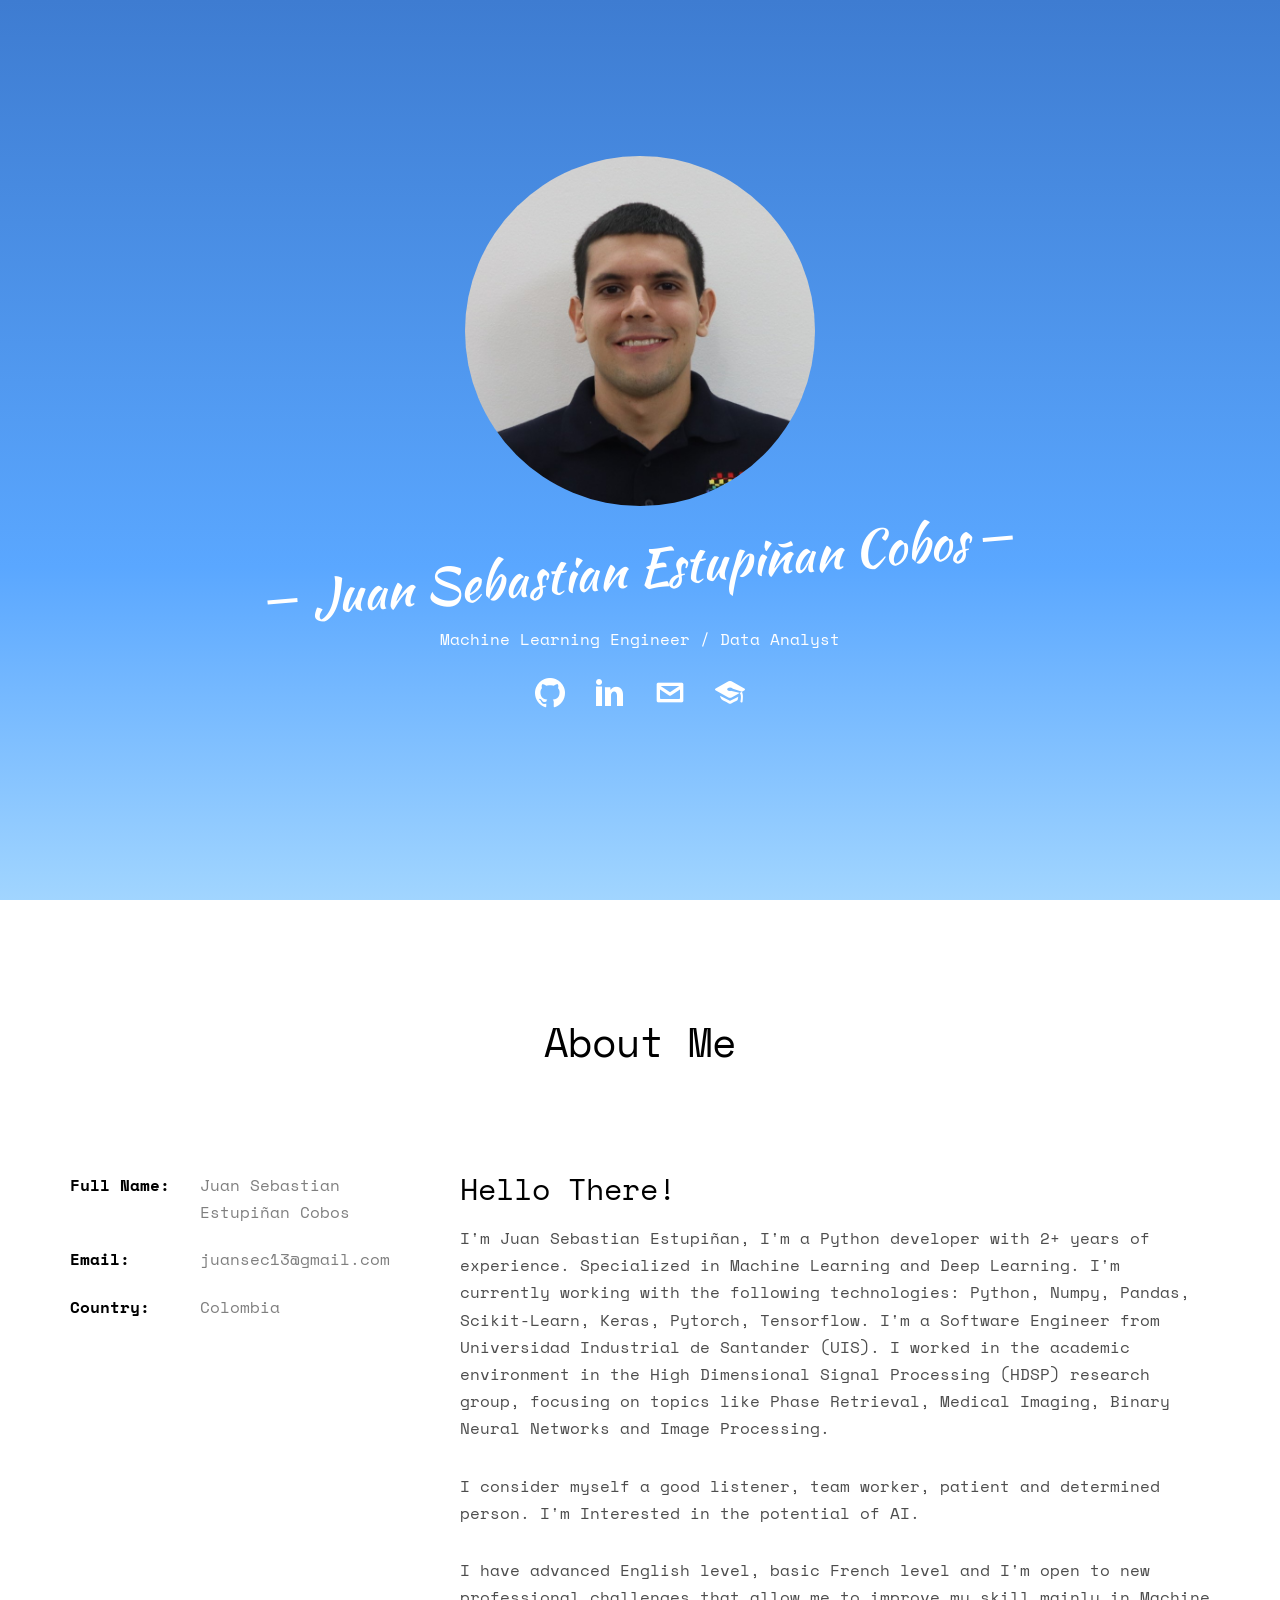
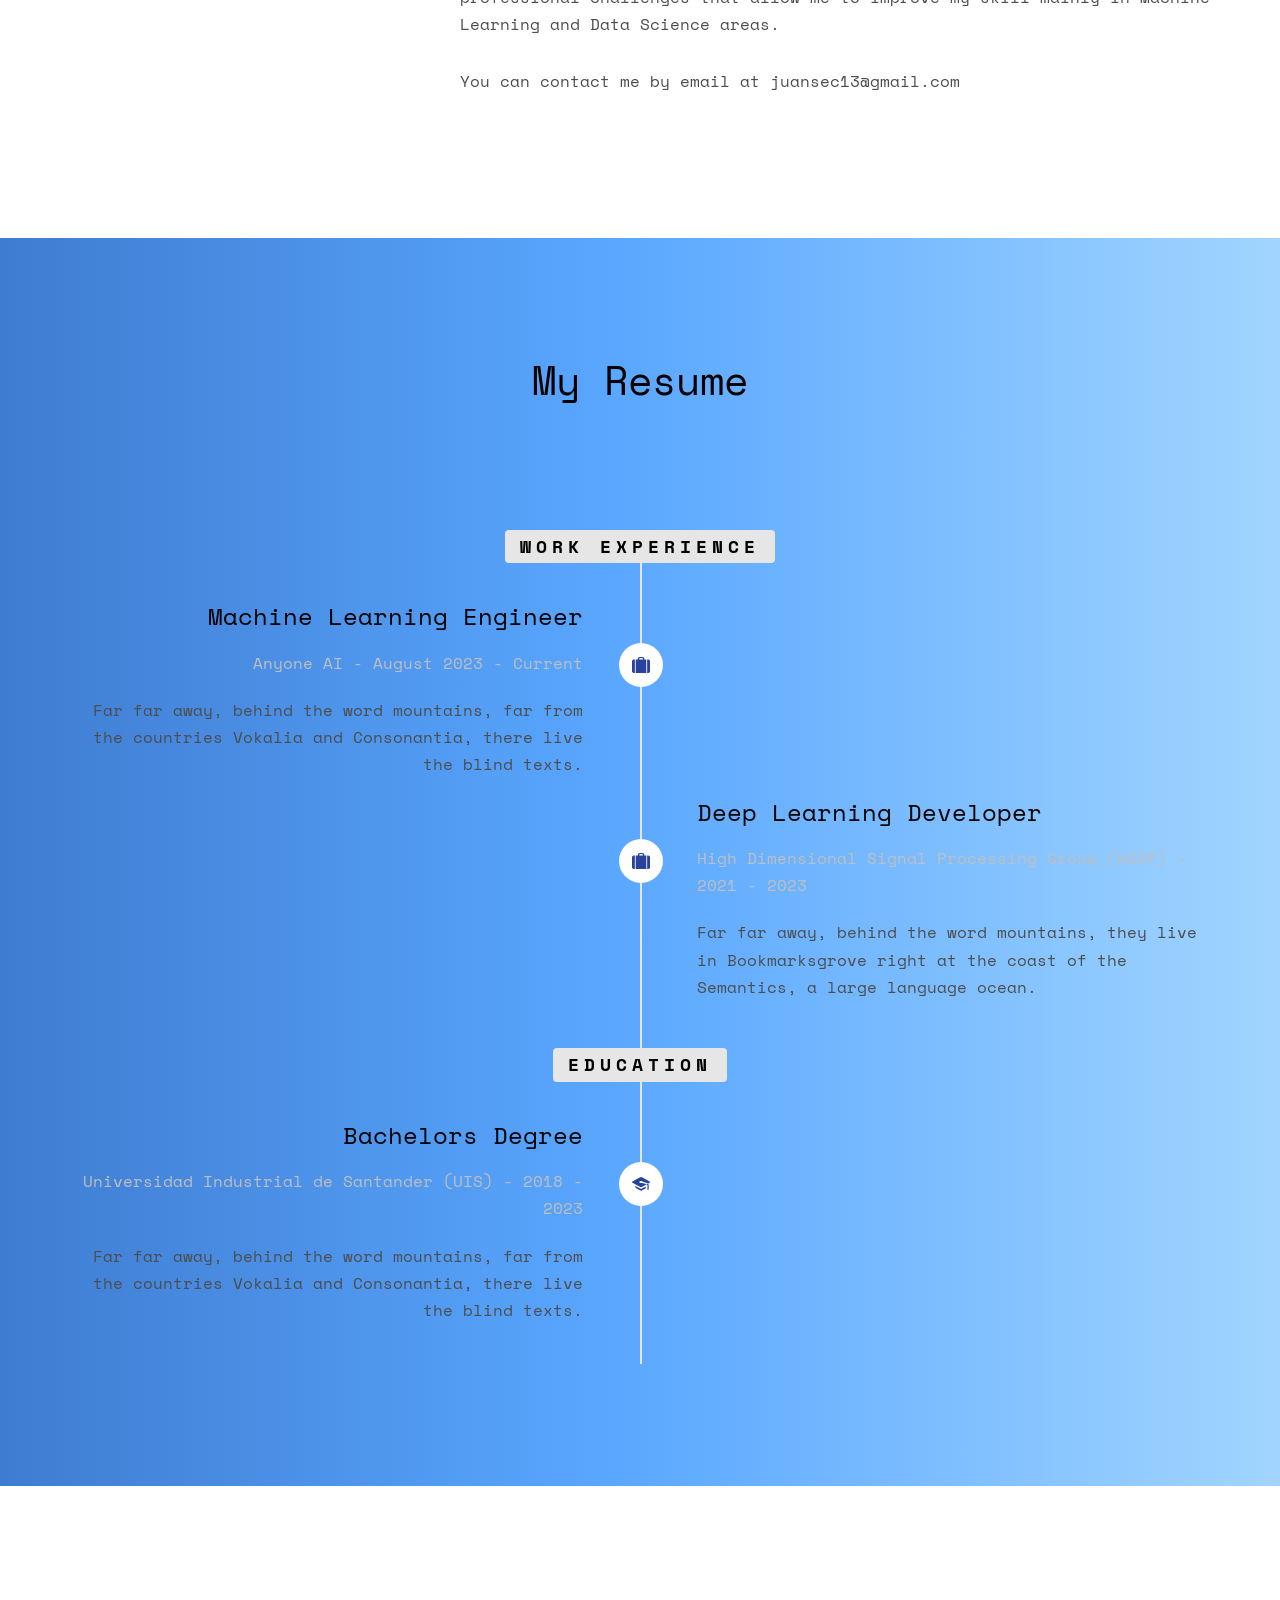
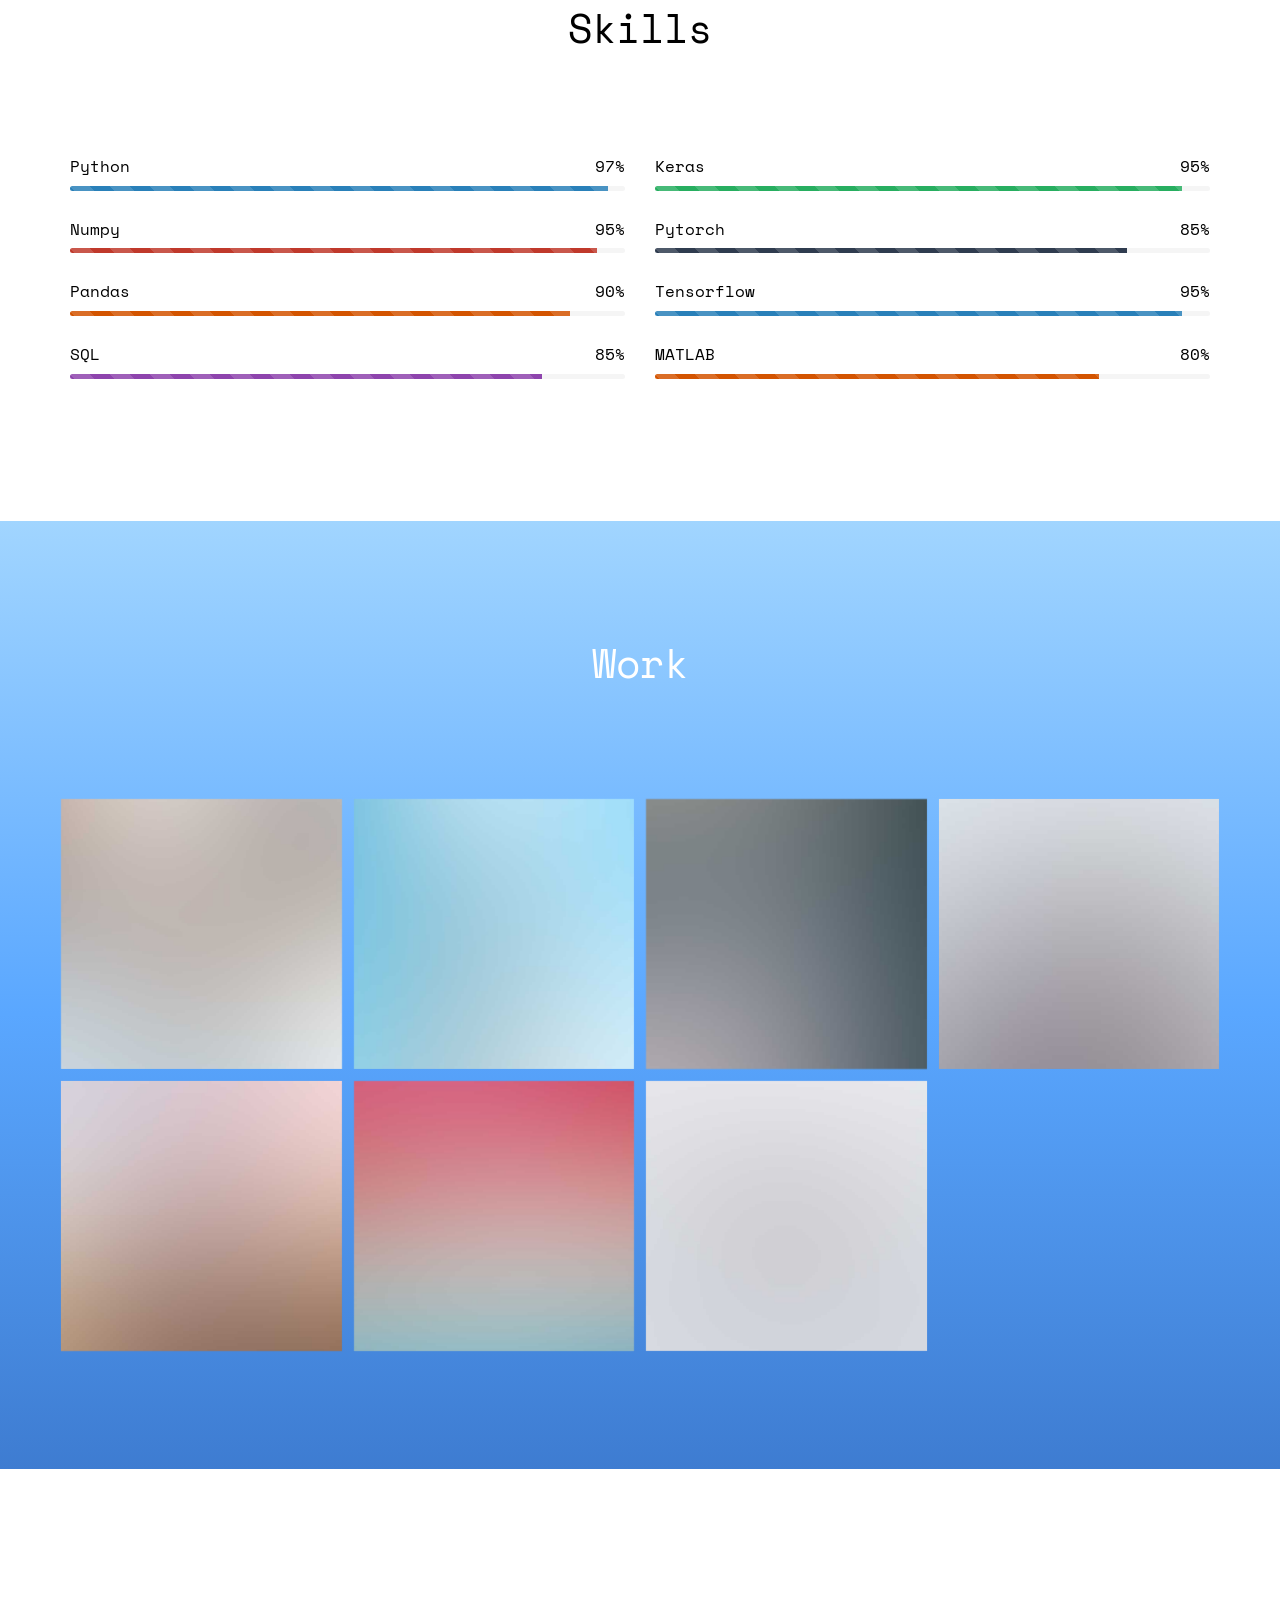
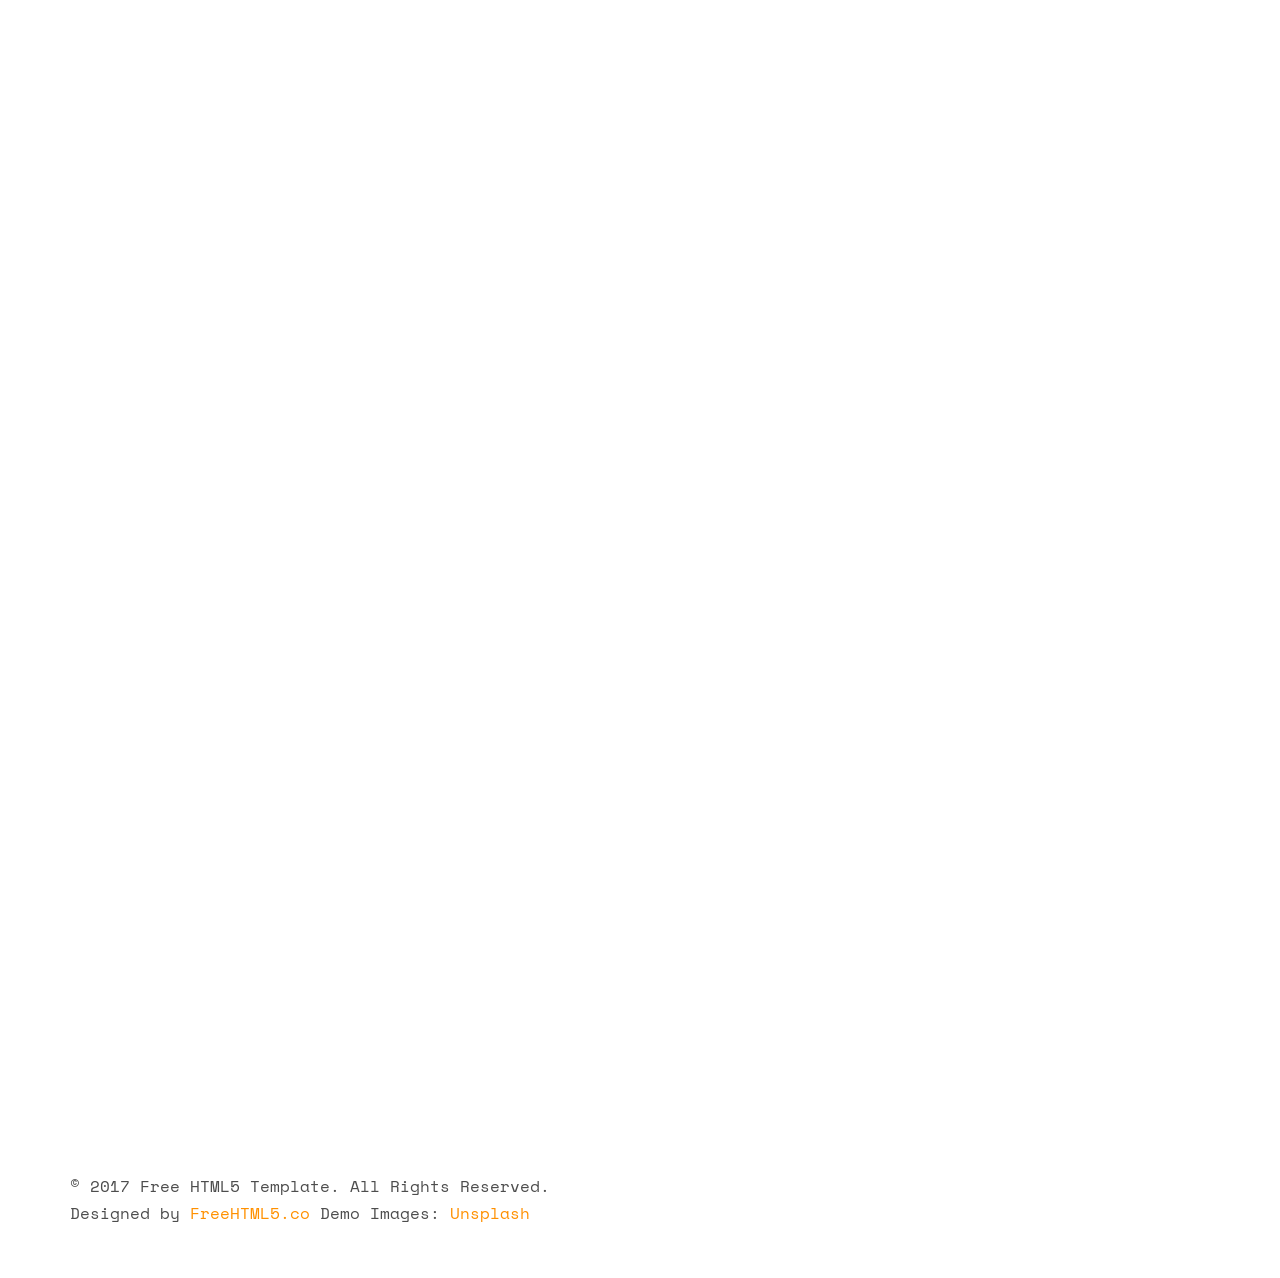
<file: profile/index.html>
<!DOCTYPE HTML>
<html>

<head>
	<meta charset="utf-8">
	<meta http-equiv="X-UA-Compatible" content="IE=edge">
	<title>Juan's Personal Website</title>
	<link rel="icon" type="image/x-icon" href="images/favicon.png">
	<meta name="viewport" content="width=device-width, initial-scale=1">
	<meta name="description" content="Free HTML5 Website Template by freehtml5.co" />
	<meta name="keywords"
		content="free website templates, free html5, free template, free bootstrap, free website template, html5, css3, mobile first, responsive" />
	<meta name="author" content="freehtml5.co" />

	<!-- Facebook and Twitter integration -->
	<meta property="og:title" content="" />
	<meta property="og:image" content="" />
	<meta property="og:url" content="" />
	<meta property="og:site_name" content="" />
	<meta property="og:description" content="" />
	<meta name="twitter:title" content="" />
	<meta name="twitter:image" content="" />
	<meta name="twitter:url" content="" />
	<meta name="twitter:card" content="" />

	<link href="https://fonts.googleapis.com/css?family=Space+Mono" rel="stylesheet">
	<link href="https://fonts.googleapis.com/css?family=Kaushan+Script" rel="stylesheet">

	<!-- Animate.css -->
	<link rel="stylesheet" href="css/animate.css">
	<!-- Icomoon Icon Fonts-->
	<link rel="stylesheet" href="css/icomoon.css">
	<!-- Bootstrap  -->
	<link rel="stylesheet" href="css/bootstrap.css">

	<!-- Theme style  -->
	<link rel="stylesheet" href="css/style.css">

	<!-- Modernizr JS -->
	<script src="js/modernizr-2.6.2.min.js"></script>
	<!-- FOR IE9 below -->
	<!--[if lt IE 9]>
	<script src="js/respond.min.js"></script>
	<![endif]-->

</head>

<body>

	<div class="fh5co-loader"></div>

	<div id="page">
		<header id="fh5co-header" class="fh5co-cover js-fullheight" role="banner"
			style="background-image:url(images/cover_bg_3.jpg);" data-stellar-background-ratio="0.5">
			<div class="overlay"></div>
			<div class="container">
				<div class="row">
					<div class="col-md-8 col-md-offset-2 text-center">
						<div class="display-t js-fullheight">
							<div class="display-tc js-fullheight animate-box" data-animate-effect="fadeIn">
								<div class="profile-thumb" style="background: url(images/user.JPG);"></div>
								<h1><span>Juan Sebastian Estupiñan Cobos</span></h1>
								<h3><span>Machine Learning Engineer / Data Analyst</span></h3>
								<p>
								<ul class="fh5co-social-icons">
									<li><a href="https://github.com/JSebastianEC"><i class="icon-github2"></i></a></li>
									<li><a href="https://www.linkedin.com/in/juansecai"><i
												class="icon-linkedin2"></i></a></li>
									<li><a href="mailto:juansec13@gmail.com"><i class="icon-envelope2"></i></a></li>
									<li><a href="https://scholar.google.com/citations?user=-RA4GEYAAAAJ&hl=es"><i
												class="icon-graduation-cap"></i></a>
									</li>
								</ul>
								</p>
							</div>
						</div>
					</div>
				</div>
			</div>
		</header>

		<div id="fh5co-about" class="animate-box">
			<div class="container">
				<div class="row">
					<div class="col-md-8 col-md-offset-2 text-center fh5co-heading">
						<h2>About Me</h2>
					</div>
				</div>
				<div class="row">
					<div class="col-md-4">
						<ul class="info">
							<li><span class="first-block">Full Name:</span><span class="second-block">Juan Sebastian
									Estupiñan Cobos</span></li>
							<li><span class="first-block">Email:</span><span
									class="second-block">juansec13@gmail.com</span></li>
							<li><span class="first-block">Country:</span><span class="second-block">Colombia</span></li>
						</ul>
					</div>
					<div class="col-md-8">
						<h2>Hello There!</h2>
						<p>I'm Juan Sebastian Estupiñan, I'm a Python developer with 2+ years of experience.
							Specialized in Machine Learning and Deep Learning. I'm currently working with the following
							technologies: Python, Numpy, Pandas, Scikit-Learn, Keras, Pytorch, Tensorflow. I'm a
							Software Engineer from Universidad Industrial de Santander (UIS). I worked in the academic
							environment in the High Dimensional Signal Processing (HDSP) research group, focusing on
							topics like Phase Retrieval, Medical Imaging, Binary Neural Networks and Image Processing.
						<p></p>

						<p>I consider myself a good listener, team worker, patient and determined person. I'm
							Interested in the potential of AI.</p>

						<p>I have advanced English level, basic French level and I'm open to new professional
							challenges that allow me to improve my skill mainly in Machine Learning and Data Science
							areas.</p>

						<p>You can contact me by email at juansec13@gmail.com</p>
					</div>
				</div>
			</div>
		</div>

		<div id="fh5co-resume" class="fh5co-bg-color">
			<div class="container">
				<div class="row animate-box">
					<div class="col-md-8 col-md-offset-2 text-center fh5co-heading">
						<h2>My Resume</h2>
					</div>
				</div>
				<div class="row">
					<div class="col-md-12 col-md-offset-0">
						<ul class="timeline">
							<li class="timeline-heading text-center animate-box">
								<div>
									<h3>Work Experience</h3>
								</div>
							</li>
							<li class="animate-box timeline-unverted">
								<div class="timeline-badge"><i class="icon-suitcase"></i></div>
								<div class="timeline-panel">
									<div class="timeline-heading">
										<h3 class="timeline-title">Machine Learning Engineer</h3>
										<span class="company">Anyone AI - August 2023 - Current</span>
									</div>
									<div class="timeline-body">
										<p>Far far away, behind the word mountains, far from the countries Vokalia and
											Consonantia, there live the blind texts.</p>
									</div>
								</div>
							</li>
							<li class="timeline-inverted animate-box">
								<div class="timeline-badge"><i class="icon-suitcase"></i></div>
								<div class="timeline-panel">
									<div class="timeline-heading">
										<h3 class="timeline-title">Deep Learning Developer</h3>
										<span class="company">High Dimensional Signal Processing Group (HDSP) - 2021 -
											2023</span>
									</div>
									<div class="timeline-body">
										<p>Far far away, behind the word mountains, they live in Bookmarksgrove right at
											the coast of the Semantics, a large language ocean.</p>
									</div>
								</div>
							</li>

							<br>
							<li class="timeline-heading text-center animate-box">
								<div>
									<h3>Education</h3>
								</div>
							</li>
							<li class="animate-box timeline-unverted">
								<div class="timeline-badge"><i class="icon-graduation-cap"></i></div>
								<div class="timeline-panel">
									<div class="timeline-heading">
										<h3 class="timeline-title">Bachelors Degree</h3>
										<span class="company">Universidad Industrial de Santander (UIS) - 2018 -
											2023</span>
									</div>
									<div class="timeline-body">
										<p>Far far away, behind the word mountains, far from the countries Vokalia and
											Consonantia, there live the blind texts.</p>
									</div>
								</div>
							</li>
						</ul>
					</div>
				</div>
			</div>
		</div>


		<div id="fh5co-skills" class="animate-box">
			<div class="container">
				<div class="row">
					<div class="col-md-8 col-md-offset-2 text-center fh5co-heading">
						<h2>Skills</h2>
					</div>
				</div>
				<div class="row">
					<div class="col-md-6">
						<div class="progress-wrap">
							<h3><span class="name-left">Python</span><span class="value-right">97%</span></h3>
							<div class="progress">
								<div class="progress-bar progress-bar-1 progress-bar-striped active" role="progressbar"
									aria-valuenow="97" aria-valuemin="0" aria-valuemax="100" style="width:97%">
								</div>
							</div>
						</div>
						<div class="progress-wrap">
							<h3><span class="name-left">Numpy</span><span class="value-right">95%</span></h3>
							<div class="progress">
								<div class="progress-bar progress-bar-2 progress-bar-striped active" role="progressbar"
									aria-valuenow="95" aria-valuemin="0" aria-valuemax="100" style="width:95%">
								</div>
							</div>
						</div>
						<div class="progress-wrap">
							<h3><span class="name-left">Pandas</span><span class="value-right">90%</span></h3>
							<div class="progress">
								<div class="progress-bar progress-bar-3 progress-bar-striped active" role="progressbar"
									aria-valuenow="90" aria-valuemin="0" aria-valuemax="100" style="width:90%">
								</div>
							</div>
						</div>
						<div class="progress-wrap">
							<h3><span class="name-left">SQL</span><span class="value-right">85%</span></h3>
							<div class="progress">
								<div class="progress-bar progress-bar-4 progress-bar-striped active" role="progressbar"
									aria-valuenow="85" aria-valuemin="0" aria-valuemax="100" style="width:85%">
								</div>
							</div>
						</div>
					</div>
					<div class="col-md-6">
						<div class="progress-wrap">
							<h3><span class="name-left">Keras</span><span class="value-right">95%</span></h3>
							<div class="progress">
								<div class="progress-bar progress-bar-5 progress-bar-striped active" role="progressbar"
									aria-valuenow="95" aria-valuemin="0" aria-valuemax="100" style="width:95%">
								</div>
							</div>
						</div>
						<div class="progress-wrap">
							<h3><span class="name-left">Pytorch</span><span class="value-right">85%</span></h3>
							<div class="progress">
								<div class="progress-bar progress-bar-striped active" role="progressbar"
									aria-valuenow="85" aria-valuemin="0" aria-valuemax="100" style="width:85%">
								</div>
							</div>
						</div>
						<div class="progress-wrap">
							<h3><span class="name-left">Tensorflow</span><span class="value-right">95%</span></h3>
							<div class="progress">
								<div class="progress-bar progress-bar-1 progress-bar-striped active" role="progressbar"
									aria-valuenow="95" aria-valuemin="0" aria-valuemax="100" style="width:95%">
								</div>
							</div>
						</div>
						<div class="progress-wrap">
							<h3><span class="name-left">MATLAB</span><span class="value-right">80%</span></h3>
							<div class="progress">
								<div class="progress-bar progress-bar-3 progress-bar-striped active" role="progressbar"
									aria-valuenow="80" aria-valuemin="0" aria-valuemax="100" style="width:80%">
								</div>
							</div>
						</div>
					</div>
				</div>
			</div>
		</div>

		<div id="fh5co-work" class="fh5co-bg-dark">
			<div class="container">
				<div class="row animate-box">
					<div class="col-md-8 col-md-offset-2 text-center fh5co-heading">
						<h2>Work</h2>
					</div>
				</div>
				<div class="row">
					<div class="col-md-3 text-center col-padding animate-box">
						<a href="#" class="work" style="background-image: url(images/portfolio-1.jpg);">
							<div class="desc">
								<h3>Project Name</h3>
								<span>Illustration</span>
							</div>
						</a>
					</div>
					<div class="col-md-3 text-center col-padding animate-box">
						<a href="#" class="work" style="background-image: url(images/portfolio-2.jpg);">
							<div class="desc">
								<h3>Project Name</h3>
								<span>Brading</span>
							</div>
						</a>
					</div>
					<div class="col-md-3 text-center col-padding animate-box">
						<a href="#" class="work" style="background-image: url(images/portfolio-3.jpg);">
							<div class="desc">
								<h3>Project Name</h3>
								<span>Illustration</span>
							</div>
						</a>
					</div>
					<div class="col-md-3 text-center col-padding animate-box">
						<a href="#" class="work" style="background-image: url(images/portfolio-4.jpg);">
							<div class="desc">
								<h3>Project Name</h3>
								<span>Design</span>
							</div>
						</a>
					</div>
					<div class="col-md-3 text-center col-padding animate-box">
						<a href="#" class="work" style="background-image: url(images/portfolio-5.jpg);">
							<div class="desc">
								<h3>Project Name</h3>
								<span>Website</span>
							</div>
						</a>
					</div>
					<div class="col-md-3 text-center col-padding animate-box">
						<a href="#" class="work" style="background-image: url(images/portfolio-6.jpg);">
							<div class="desc">
								<h3>Project Name</h3>
								<span>Illustration</span>
							</div>
						</a>
					</div>
					<div class="col-md-3 text-center col-padding animate-box">
						<a href="#" class="work" style="background-image: url(images/portfolio-7.jpg);">
							<div class="desc">
								<h3>Project Name</h3>
								<span>Brading</span>
							</div>
						</a>
					</div>
					<div class="col-md-3 text-center col-padding animate-box">
						<a href="#" class="work" style="background-image: url(images/portfolio-8.jpg);">
							<div class="desc">
								<h3>Project Name</h3>
								<span>Illustration</span>
							</div>
						</a>
					</div>
				</div>
			</div>
		</div>

		<div id="fh5co-blog">
			<div class="container">
				<div class="row animate-box">
					<div class="col-md-8 col-md-offset-2 text-center fh5co-heading">
						<h2>Post on Medium</h2>
						<p>Dignissimos asperiores vitae velit veniam totam fuga molestias accusamus alias autem
							provident. Odit ab aliquam dolor eius.</p>
					</div>
				</div>
				<div class="row">
					<div class="col-md-4">
						<div class="fh5co-blog animate-box">
							<a href="#" class="blog-bg" style="background-image: url(images/portfolio-1.jpg);"></a>
							<div class="blog-text">
								<span class="posted_on">Mar. 15th 2016</span>
								<h3><a href="#">Photoshoot On The Street</a></h3>
								<p>Far far away, behind the word mountains, far from the countries Vokalia and
									Consonantia, there live the blind texts.</p>
								<ul class="stuff">
									<li><i class="icon-heart2"></i>249</li>
									<li><i class="icon-eye2"></i>308</li>
									<li><a href="#">Read More<i class="icon-arrow-right22"></i></a></li>
								</ul>
							</div>
						</div>
					</div>
					<div class="col-md-4">
						<div class="fh5co-blog animate-box">
							<a href="#" class="blog-bg" style="background-image: url(images/portfolio-2.jpg);"></a>
							<div class="blog-text">
								<span class="posted_on">Mar. 15th 2016</span>
								<h3><a href="#">Surfing at Philippines</a></h3>
								<p>Far far away, behind the word mountains, far from the countries Vokalia and
									Consonantia, there live the blind texts.</p>
								<ul class="stuff">
									<li><i class="icon-heart2"></i>249</li>
									<li><i class="icon-eye2"></i>308</li>
									<li><a href="#">Read More<i class="icon-arrow-right22"></i></a></li>
								</ul>
							</div>
						</div>
					</div>
					<div class="col-md-4">
						<div class="fh5co-blog animate-box">
							<a href="#" class="blog-bg" style="background-image: url(images/portfolio-3.jpg);"></a>
							<div class="blog-text">
								<span class="posted_on">Mar. 15th 2016</span>
								<h3><a href="#">Capture Living On Uderwater</a></h3>
								<p>Far far away, behind the word mountains, far from the countries Vokalia and
									Consonantia, there live the blind texts.</p>
								<ul class="stuff">
									<li><i class="icon-heart2"></i>249</li>
									<li><i class="icon-eye2"></i>308</li>
									<li><a href="#">Read More<i class="icon-arrow-right22"></i></a></li>
								</ul>
							</div>
						</div>
					</div>
				</div>
			</div>
		</div>

		<div id="fh5co-footer">
			<div class="container">
				<div class="row">
					<div class="col-md-12">
						<p>&copy; 2017 Free HTML5 Template. All Rights Reserved. <br>Designed by <a
								href="http://freehtml5.co" target="_blank">FreeHTML5.co</a> Demo Images: <a
								href="http://unsplash.com" target="_blank">Unsplash</a></p>
					</div>
				</div>
			</div>
		</div>

		<div class="gototop js-top">
			<a href="#" class="js-gotop"><i class="icon-arrow-up22"></i></a>
		</div>

		<!-- jQuery -->
		<script src="js/jquery.min.js"></script>
		<!-- jQuery Easing -->
		<script src="js/jquery.easing.1.3.js"></script>
		<!-- Bootstrap -->
		<script src="js/bootstrap.min.js"></script>
		<!-- Waypoints -->
		<script src="js/jquery.waypoints.min.js"></script>
		<!-- Stellar Parallax -->
		<script src="js/jquery.stellar.min.js"></script>
		<!-- Easy PieChart -->
		<script src="js/jquery.easypiechart.min.js"></script>


		<!-- Main -->
		<script src="js/main.js"></script>

</body>

</html>
</file>
<file: profile/css/icomoon.css>
@font-face {
    font-family: 'icomoon';
    src:    url('fonts/icomoon.eot?1oniuf');
    src:    url('fonts/icomoon.eot?1oniuf#iefix') format('embedded-opentype'),
        url('fonts/icomoon.ttf?1oniuf') format('truetype'),
        url('fonts/icomoon.woff?1oniuf') format('woff'),
        url('fonts/icomoon.svg?1oniuf#icomoon') format('svg');
    font-weight: normal;
    font-style: normal;
}

[class^="icon-"], [class*=" icon-"] {
    /* use !important to prevent issues with browser extensions that change fonts */
    font-family: 'icomoon' !important;
    speak: none;
    font-style: normal;
    font-weight: normal;
    font-variant: normal;
    text-transform: none;
    line-height: 1;

    /* Better Font Rendering =========== */
    -webkit-font-smoothing: antialiased;
    -moz-osx-font-smoothing: grayscale;
}

.icon-mobile:before {
    content: "\e000";
}
.icon-laptop:before {
    content: "\e001";
}
.icon-desktop:before {
    content: "\e002";
}
.icon-tablet:before {
    content: "\e003";
}
.icon-phone:before {
    content: "\e004";
}
.icon-document:before {
    content: "\e005";
}
.icon-documents:before {
    content: "\e006";
}
.icon-search:before {
    content: "\e007";
}
.icon-clipboard:before {
    content: "\e008";
}
.icon-newspaper:before {
    content: "\e009";
}
.icon-notebook:before {
    content: "\e00a";
}
.icon-book-open:before {
    content: "\e00b";
}
.icon-browser:before {
    content: "\e00c";
}
.icon-calendar:before {
    content: "\e00d";
}
.icon-presentation:before {
    content: "\e00e";
}
.icon-picture:before {
    content: "\e00f";
}
.icon-pictures:before {
    content: "\e010";
}
.icon-video:before {
    content: "\e011";
}
.icon-camera:before {
    content: "\e012";
}
.icon-printer:before {
    content: "\e013";
}
.icon-toolbox:before {
    content: "\e014";
}
.icon-briefcase:before {
    content: "\e015";
}
.icon-wallet:before {
    content: "\e016";
}
.icon-gift:before {
    content: "\e017";
}
.icon-bargraph:before {
    content: "\e018";
}
.icon-grid:before {
    content: "\e019";
}
.icon-expand:before {
    content: "\e01a";
}
.icon-focus:before {
    content: "\e01b";
}
.icon-edit:before {
    content: "\e01c";
}
.icon-adjustments:before {
    content: "\e01d";
}
.icon-ribbon:before {
    content: "\e01e";
}
.icon-hourglass:before {
    content: "\e01f";
}
.icon-lock:before {
    content: "\e020";
}
.icon-megaphone:before {
    content: "\e021";
}
.icon-shield:before {
    content: "\e022";
}
.icon-trophy:before {
    content: "\e023";
}
.icon-flag:before {
    content: "\e024";
}
.icon-map:before {
    content: "\e025";
}
.icon-puzzle:before {
    content: "\e026";
}
.icon-basket:before {
    content: "\e027";
}
.icon-envelope:before {
    content: "\e028";
}
.icon-streetsign:before {
    content: "\e029";
}
.icon-telescope:before {
    content: "\e02a";
}
.icon-gears:before {
    content: "\e02b";
}
.icon-key:before {
    content: "\e02c";
}
.icon-paperclip:before {
    content: "\e02d";
}
.icon-attachment:before {
    content: "\e02e";
}
.icon-pricetags:before {
    content: "\e02f";
}
.icon-lightbulb:before {
    content: "\e030";
}
.icon-layers:before {
    content: "\e031";
}
.icon-pencil:before {
    content: "\e032";
}
.icon-tools:before {
    content: "\e033";
}
.icon-tools-2:before {
    content: "\e034";
}
.icon-scissors:before {
    content: "\e035";
}
.icon-paintbrush:before {
    content: "\e036";
}
.icon-magnifying-glass:before {
    content: "\e037";
}
.icon-circle-compass:before {
    content: "\e038";
}
.icon-linegraph:before {
    content: "\e039";
}
.icon-mic:before {
    content: "\e03a";
}
.icon-strategy:before {
    content: "\e03b";
}
.icon-beaker:before {
    content: "\e03c";
}
.icon-caution:before {
    content: "\e03d";
}
.icon-recycle:before {
    content: "\e03e";
}
.icon-anchor:before {
    content: "\e03f";
}
.icon-profile-male:before {
    content: "\e040";
}
.icon-profile-female:before {
    content: "\e041";
}
.icon-bike:before {
    content: "\e042";
}
.icon-wine:before {
    content: "\e043";
}
.icon-hotairballoon:before {
    content: "\e044";
}
.icon-globe:before {
    content: "\e045";
}
.icon-genius:before {
    content: "\e046";
}
.icon-map-pin:before {
    content: "\e047";
}
.icon-dial:before {
    content: "\e048";
}
.icon-chat:before {
    content: "\e049";
}
.icon-heart:before {
    content: "\e04a";
}
.icon-cloud:before {
    content: "\e04b";
}
.icon-upload:before {
    content: "\e04c";
}
.icon-download:before {
    content: "\e04d";
}
.icon-target:before {
    content: "\e04e";
}
.icon-hazardous:before {
    content: "\e04f";
}
.icon-piechart:before {
    content: "\e050";
}
.icon-speedometer:before {
    content: "\e051";
}
.icon-global:before {
    content: "\e052";
}
.icon-compass:before {
    content: "\e053";
}
.icon-lifesaver:before {
    content: "\e054";
}
.icon-clock:before {
    content: "\e055";
}
.icon-aperture:before {
    content: "\e056";
}
.icon-quote:before {
    content: "\e057";
}
.icon-scope:before {
    content: "\e058";
}
.icon-alarmclock:before {
    content: "\e059";
}
.icon-refresh:before {
    content: "\e05a";
}
.icon-happy:before {
    content: "\e05b";
}
.icon-sad:before {
    content: "\e05c";
}
.icon-facebook:before {
    content: "\e05d";
}
.icon-twitter:before {
    content: "\e05e";
}
.icon-googleplus:before {
    content: "\e05f";
}
.icon-rss:before {
    content: "\e060";
}
.icon-tumblr:before {
    content: "\e061";
}
.icon-linkedin:before {
    content: "\e062";
}
.icon-dribbble:before {
    content: "\e063";
}
.icon-box2:before {
    content: "\ea82";
}
.icon-write:before {
    content: "\ea83";
}
.icon-clock2:before {
    content: "\ea84";
}
.icon-reply2:before {
    content: "\ea85";
}
.icon-reply-all2:before {
    content: "\ea86";
}
.icon-forward2:before {
    content: "\ea87";
}
.icon-flag2:before {
    content: "\ea88";
}
.icon-search2:before {
    content: "\ea89";
}
.icon-trash2:before {
    content: "\ea8a";
}
.icon-envelope2:before {
    content: "\ea8b";
}
.icon-bubble:before {
    content: "\ea8c";
}
.icon-bubbles:before {
    content: "\ea8d";
}
.icon-user2:before {
    content: "\ea8e";
}
.icon-users2:before {
    content: "\ea8f";
}
.icon-cloud2:before {
    content: "\ea90";
}
.icon-download2:before {
    content: "\ea91";
}
.icon-upload2:before {
    content: "\ea92";
}
.icon-rain:before {
    content: "\ea93";
}
.icon-sun:before {
    content: "\ea94";
}
.icon-moon2:before {
    content: "\ea95";
}
.icon-bell2:before {
    content: "\ea96";
}
.icon-folder2:before {
    content: "\ea97";
}
.icon-pin2:before {
    content: "\ea98";
}
.icon-sound2:before {
    content: "\ea99";
}
.icon-microphone:before {
    content: "\ea9a";
}
.icon-camera2:before {
    content: "\ea9b";
}
.icon-image2:before {
    content: "\ea9c";
}
.icon-cog2:before {
    content: "\ea9d";
}
.icon-calendar2:before {
    content: "\ea9e";
}
.icon-book2:before {
    content: "\ea9f";
}
.icon-map-marker:before {
    content: "\eaa0";
}
.icon-store:before {
    content: "\eaa1";
}
.icon-support:before {
    content: "\eaa2";
}
.icon-tag2:before {
    content: "\eaa3";
}
.icon-heart2:before {
    content: "\eaa4";
}
.icon-video-camera:before {
    content: "\eaa5";
}
.icon-trophy2:before {
    content: "\eaa6";
}
.icon-cart:before {
    content: "\eaa7";
}
.icon-eye2:before {
    content: "\eaa8";
}
.icon-cancel:before {
    content: "\eaa9";
}
.icon-chart:before {
    content: "\eaaa";
}
.icon-target2:before {
    content: "\eaab";
}
.icon-printer2:before {
    content: "\eaac";
}
.icon-location2:before {
    content: "\eaad";
}
.icon-bookmark2:before {
    content: "\eaae";
}
.icon-monitor:before {
    content: "\eaaf";
}
.icon-cross2:before {
    content: "\eab0";
}
.icon-plus2:before {
    content: "\eab1";
}
.icon-left:before {
    content: "\eab2";
}
.icon-up:before {
    content: "\eab3";
}
.icon-browser2:before {
    content: "\eab4";
}
.icon-windows:before {
    content: "\eab5";
}
.icon-switch2:before {
    content: "\eab6";
}
.icon-dashboard:before {
    content: "\eab7";
}
.icon-play:before {
    content: "\eab8";
}
.icon-fast-forward:before {
    content: "\eab9";
}
.icon-next:before {
    content: "\eaba";
}
.icon-refresh2:before {
    content: "\eabb";
}
.icon-film:before {
    content: "\eabc";
}
.icon-home2:before {
    content: "\eabd";
}
.icon-add-to-list:before {
    content: "\e901";
}
.icon-classic-computer:before {
    content: "\e902";
}
.icon-controller-fast-backward:before {
    content: "\e903";
}
.icon-creative-commons-attribution:before {
    content: "\e904";
}
.icon-creative-commons-noderivs:before {
    content: "\e905";
}
.icon-creative-commons-noncommercial-eu:before {
    content: "\e906";
}
.icon-creative-commons-noncommercial-us:before {
    content: "\e907";
}
.icon-creative-commons-public-domain:before {
    content: "\e908";
}
.icon-creative-commons-remix:before {
    content: "\e909";
}
.icon-creative-commons-share:before {
    content: "\e90a";
}
.icon-creative-commons-sharealike:before {
    content: "\e90b";
}
.icon-creative-commons:before {
    content: "\e90c";
}
.icon-document-landscape:before {
    content: "\e90d";
}
.icon-remove-user:before {
    content: "\e90e";
}
.icon-warning:before {
    content: "\e90f";
}
.icon-arrow-bold-down:before {
    content: "\e910";
}
.icon-arrow-bold-left:before {
    content: "\e911";
}
.icon-arrow-bold-right:before {
    content: "\e912";
}
.icon-arrow-bold-up:before {
    content: "\e913";
}
.icon-arrow-down:before {
    content: "\e914";
}
.icon-arrow-left:before {
    content: "\e915";
}
.icon-arrow-long-down:before {
    content: "\e916";
}
.icon-arrow-long-left:before {
    content: "\e917";
}
.icon-arrow-long-right:before {
    content: "\e918";
}
.icon-arrow-long-up:before {
    content: "\e919";
}
.icon-arrow-right:before {
    content: "\e91a";
}
.icon-arrow-up:before {
    content: "\e91b";
}
.icon-arrow-with-circle-down:before {
    content: "\e91c";
}
.icon-arrow-with-circle-left:before {
    content: "\e91d";
}
.icon-arrow-with-circle-right:before {
    content: "\e91e";
}
.icon-arrow-with-circle-up:before {
    content: "\e91f";
}
.icon-bookmark:before {
    content: "\e920";
}
.icon-bookmarks:before {
    content: "\e921";
}
.icon-chevron-down:before {
    content: "\e922";
}
.icon-chevron-left:before {
    content: "\e923";
}
.icon-chevron-right:before {
    content: "\e924";
}
.icon-chevron-small-down:before {
    content: "\e925";
}
.icon-chevron-small-left:before {
    content: "\e926";
}
.icon-chevron-small-right:before {
    content: "\e927";
}
.icon-chevron-small-up:before {
    content: "\e928";
}
.icon-chevron-thin-down:before {
    content: "\e929";
}
.icon-chevron-thin-left:before {
    content: "\e92a";
}
.icon-chevron-thin-right:before {
    content: "\e92b";
}
.icon-chevron-thin-up:before {
    content: "\e92c";
}
.icon-chevron-up:before {
    content: "\e92d";
}
.icon-chevron-with-circle-down:before {
    content: "\e92e";
}
.icon-chevron-with-circle-left:before {
    content: "\e92f";
}
.icon-chevron-with-circle-right:before {
    content: "\e930";
}
.icon-chevron-with-circle-up:before {
    content: "\e931";
}
.icon-cloud3:before {
    content: "\e932";
}
.icon-controller-fast-forward:before {
    content: "\e933";
}
.icon-controller-jump-to-start:before {
    content: "\e934";
}
.icon-controller-next:before {
    content: "\e935";
}
.icon-controller-paus:before {
    content: "\e936";
}
.icon-controller-play:before {
    content: "\e937";
}
.icon-controller-record:before {
    content: "\e938";
}
.icon-controller-stop:before {
    content: "\e939";
}
.icon-controller-volume:before {
    content: "\e93a";
}
.icon-dot-single:before {
    content: "\e93b";
}
.icon-dots-three-horizontal:before {
    content: "\e93c";
}
.icon-dots-three-vertical:before {
    content: "\e93d";
}
.icon-dots-two-horizontal:before {
    content: "\e93e";
}
.icon-dots-two-vertical:before {
    content: "\e93f";
}
.icon-download3:before {
    content: "\e940";
}
.icon-emoji-flirt:before {
    content: "\e941";
}
.icon-flow-branch:before {
    content: "\e942";
}
.icon-flow-cascade:before {
    content: "\e943";
}
.icon-flow-line:before {
    content: "\e944";
}
.icon-flow-parallel:before {
    content: "\e945";
}
.icon-flow-tree:before {
    content: "\e946";
}
.icon-install:before {
    content: "\e947";
}
.icon-layers2:before {
    content: "\e948";
}
.icon-open-book:before {
    content: "\e949";
}
.icon-resize-100:before {
    content: "\e94a";
}
.icon-resize-full-screen:before {
    content: "\e94b";
}
.icon-save:before {
    content: "\e94c";
}
.icon-select-arrows:before {
    content: "\e94d";
}
.icon-sound-mute:before {
    content: "\e94e";
}
.icon-sound:before {
    content: "\e94f";
}
.icon-trash:before {
    content: "\e950";
}
.icon-triangle-down:before {
    content: "\e951";
}
.icon-triangle-left:before {
    content: "\e952";
}
.icon-triangle-right:before {
    content: "\e953";
}
.icon-triangle-up:before {
    content: "\e954";
}
.icon-uninstall:before {
    content: "\e955";
}
.icon-upload-to-cloud:before {
    content: "\e956";
}
.icon-upload3:before {
    content: "\e957";
}
.icon-add-user:before {
    content: "\e958";
}
.icon-address:before {
    content: "\e959";
}
.icon-adjust:before {
    content: "\e95a";
}
.icon-air:before {
    content: "\e95b";
}
.icon-aircraft-landing:before {
    content: "\e95c";
}
.icon-aircraft-take-off:before {
    content: "\e95d";
}
.icon-aircraft:before {
    content: "\e95e";
}
.icon-align-bottom:before {
    content: "\e95f";
}
.icon-align-horizontal-middle:before {
    content: "\e960";
}
.icon-align-left:before {
    content: "\e961";
}
.icon-align-right:before {
    content: "\e962";
}
.icon-align-top:before {
    content: "\e963";
}
.icon-align-vertical-middle:before {
    content: "\e964";
}
.icon-archive:before {
    content: "\e965";
}
.icon-area-graph:before {
    content: "\e966";
}
.icon-attachment2:before {
    content: "\e967";
}
.icon-awareness-ribbon:before {
    content: "\e968";
}
.icon-back-in-time:before {
    content: "\e969";
}
.icon-back:before {
    content: "\e96a";
}
.icon-bar-graph:before {
    content: "\e96b";
}
.icon-battery:before {
    content: "\e96c";
}
.icon-beamed-note:before {
    content: "\e96d";
}
.icon-bell:before {
    content: "\e96e";
}
.icon-blackboard:before {
    content: "\e96f";
}
.icon-block:before {
    content: "\e970";
}
.icon-book:before {
    content: "\e971";
}
.icon-bowl:before {
    content: "\e972";
}
.icon-box:before {
    content: "\e973";
}
.icon-briefcase2:before {
    content: "\e974";
}
.icon-browser3:before {
    content: "\e975";
}
.icon-brush:before {
    content: "\e976";
}
.icon-bucket:before {
    content: "\e977";
}
.icon-cake:before {
    content: "\e978";
}
.icon-calculator:before {
    content: "\e979";
}
.icon-calendar3:before {
    content: "\e97a";
}
.icon-camera3:before {
    content: "\e97b";
}
.icon-ccw:before {
    content: "\e97c";
}
.icon-chat2:before {
    content: "\e97d";
}
.icon-check:before {
    content: "\e97e";
}
.icon-circle-with-cross:before {
    content: "\e97f";
}
.icon-circle-with-minus:before {
    content: "\e980";
}
.icon-circle-with-plus:before {
    content: "\e981";
}
.icon-circle:before {
    content: "\e982";
}
.icon-circular-graph:before {
    content: "\e983";
}
.icon-clapperboard:before {
    content: "\e984";
}
.icon-clipboard2:before {
    content: "\e985";
}
.icon-clock3:before {
    content: "\e986";
}
.icon-code:before {
    content: "\e987";
}
.icon-cog:before {
    content: "\e988";
}
.icon-colours:before {
    content: "\e989";
}
.icon-compass2:before {
    content: "\e98a";
}
.icon-copy:before {
    content: "\e98b";
}
.icon-credit-card:before {
    content: "\e98c";
}
.icon-credit:before {
    content: "\e98d";
}
.icon-cross:before {
    content: "\e98e";
}
.icon-cup:before {
    content: "\e98f";
}
.icon-cw:before {
    content: "\e990";
}
.icon-cycle:before {
    content: "\e991";
}
.icon-database:before {
    content: "\e992";
}
.icon-dial-pad:before {
    content: "\e993";
}
.icon-direction:before {
    content: "\e994";
}
.icon-document2:before {
    content: "\e995";
}
.icon-documents2:before {
    content: "\e996";
}
.icon-drink:before {
    content: "\e997";
}
.icon-drive:before {
    content: "\e998";
}
.icon-drop:before {
    content: "\e999";
}
.icon-edit2:before {
    content: "\e99a";
}
.icon-email:before {
    content: "\e99b";
}
.icon-emoji-happy:before {
    content: "\e99c";
}
.icon-emoji-neutral:before {
    content: "\e99d";
}
.icon-emoji-sad:before {
    content: "\e99e";
}
.icon-erase:before {
    content: "\e99f";
}
.icon-eraser:before {
    content: "\e9a0";
}
.icon-export:before {
    content: "\e9a1";
}
.icon-eye:before {
    content: "\e9a2";
}
.icon-feather:before {
    content: "\e9a3";
}
.icon-flag3:before {
    content: "\e9a4";
}
.icon-flash:before {
    content: "\e9a5";
}
.icon-flashlight:before {
    content: "\e9a6";
}
.icon-flat-brush:before {
    content: "\e9a7";
}
.icon-folder-images:before {
    content: "\e9a8";
}
.icon-folder-music:before {
    content: "\e9a9";
}
.icon-folder-video:before {
    content: "\e9aa";
}
.icon-folder:before {
    content: "\e9ab";
}
.icon-forward:before {
    content: "\e9ac";
}
.icon-funnel:before {
    content: "\e9ad";
}
.icon-game-controller:before {
    content: "\e9ae";
}
.icon-gauge:before {
    content: "\e9af";
}
.icon-globe2:before {
    content: "\e9b0";
}
.icon-graduation-cap:before {
    content: "\e9b1";
}
.icon-grid2:before {
    content: "\e9b2";
}
.icon-hair-cross:before {
    content: "\e9b3";
}
.icon-hand:before {
    content: "\e9b4";
}
.icon-heart-outlined:before {
    content: "\e9b5";
}
.icon-heart3:before {
    content: "\e9b6";
}
.icon-help-with-circle:before {
    content: "\e9b7";
}
.icon-help:before {
    content: "\e9b8";
}
.icon-home:before {
    content: "\e9b9";
}
.icon-hour-glass:before {
    content: "\e9ba";
}
.icon-image-inverted:before {
    content: "\e9bb";
}
.icon-image:before {
    content: "\e9bc";
}
.icon-images:before {
    content: "\e9bd";
}
.icon-inbox:before {
    content: "\e9be";
}
.icon-infinity:before {
    content: "\e9bf";
}
.icon-info-with-circle:before {
    content: "\e9c0";
}
.icon-info:before {
    content: "\e9c1";
}
.icon-key2:before {
    content: "\e9c2";
}
.icon-keyboard:before {
    content: "\e9c3";
}
.icon-lab-flask:before {
    content: "\e9c4";
}
.icon-landline:before {
    content: "\e9c5";
}
.icon-language:before {
    content: "\e9c6";
}
.icon-laptop2:before {
    content: "\e9c7";
}
.icon-leaf:before {
    content: "\e9c8";
}
.icon-level-down:before {
    content: "\e9c9";
}
.icon-level-up:before {
    content: "\e9ca";
}
.icon-lifebuoy:before {
    content: "\e9cb";
}
.icon-light-bulb:before {
    content: "\e9cc";
}
.icon-light-down:before {
    content: "\e9cd";
}
.icon-light-up:before {
    content: "\e9ce";
}
.icon-line-graph:before {
    content: "\e9cf";
}
.icon-link:before {
    content: "\e9d0";
}
.icon-list:before {
    content: "\e9d1";
}
.icon-location-pin:before {
    content: "\e9d2";
}
.icon-location:before {
    content: "\e9d3";
}
.icon-lock-open:before {
    content: "\e9d4";
}
.icon-lock2:before {
    content: "\e9d5";
}
.icon-log-out:before {
    content: "\e9d6";
}
.icon-login:before {
    content: "\e9d7";
}
.icon-loop:before {
    content: "\e9d8";
}
.icon-magnet:before {
    content: "\e9d9";
}
.icon-magnifying-glass2:before {
    content: "\e9da";
}
.icon-mail:before {
    content: "\e9db";
}
.icon-man:before {
    content: "\e9dc";
}
.icon-map2:before {
    content: "\e9dd";
}
.icon-mask:before {
    content: "\e9de";
}
.icon-medal:before {
    content: "\e9df";
}
.icon-megaphone2:before {
    content: "\e9e0";
}
.icon-menu:before {
    content: "\e9e1";
}
.icon-message:before {
    content: "\e9e2";
}
.icon-mic2:before {
    content: "\e9e3";
}
.icon-minus:before {
    content: "\e9e4";
}
.icon-mobile2:before {
    content: "\e9e5";
}
.icon-modern-mic:before {
    content: "\e9e6";
}
.icon-moon:before {
    content: "\e9e7";
}
.icon-mouse:before {
    content: "\e9e8";
}
.icon-music:before {
    content: "\e9e9";
}
.icon-network:before {
    content: "\e9ea";
}
.icon-new-message:before {
    content: "\e9eb";
}
.icon-new:before {
    content: "\e9ec";
}
.icon-news:before {
    content: "\e9ed";
}
.icon-note:before {
    content: "\e9ee";
}
.icon-notification:before {
    content: "\e9ef";
}
.icon-old-mobile:before {
    content: "\e9f0";
}
.icon-old-phone:before {
    content: "\e9f1";
}
.icon-palette:before {
    content: "\e9f2";
}
.icon-paper-plane:before {
    content: "\e9f3";
}
.icon-pencil2:before {
    content: "\e9f4";
}
.icon-phone2:before {
    content: "\e9f5";
}
.icon-pie-chart:before {
    content: "\e9f6";
}
.icon-pin:before {
    content: "\e9f7";
}
.icon-plus:before {
    content: "\e9f8";
}
.icon-popup:before {
    content: "\e9f9";
}
.icon-power-plug:before {
    content: "\e9fa";
}
.icon-price-ribbon:before {
    content: "\e9fb";
}
.icon-price-tag:before {
    content: "\e9fc";
}
.icon-print:before {
    content: "\e9fd";
}
.icon-progress-empty:before {
    content: "\e9fe";
}
.icon-progress-full:before {
    content: "\e9ff";
}
.icon-progress-one:before {
    content: "\ea00";
}
.icon-progress-two:before {
    content: "\ea01";
}
.icon-publish:before {
    content: "\ea02";
}
.icon-quote2:before {
    content: "\ea03";
}
.icon-radio:before {
    content: "\ea04";
}
.icon-reply-all:before {
    content: "\ea05";
}
.icon-reply:before {
    content: "\ea06";
}
.icon-retweet:before {
    content: "\ea07";
}
.icon-rocket:before {
    content: "\ea08";
}
.icon-round-brush:before {
    content: "\ea09";
}
.icon-rss2:before {
    content: "\ea0a";
}
.icon-ruler:before {
    content: "\ea0b";
}
.icon-scissors2:before {
    content: "\ea0c";
}
.icon-share-alternitive:before {
    content: "\ea0d";
}
.icon-share:before {
    content: "\ea0e";
}
.icon-shareable:before {
    content: "\ea0f";
}
.icon-shield2:before {
    content: "\ea10";
}
.icon-shop:before {
    content: "\ea11";
}
.icon-shopping-bag:before {
    content: "\ea12";
}
.icon-shopping-basket:before {
    content: "\ea13";
}
.icon-shopping-cart:before {
    content: "\ea14";
}
.icon-shuffle:before {
    content: "\ea15";
}
.icon-signal:before {
    content: "\ea16";
}
.icon-sound-mix:before {
    content: "\ea17";
}
.icon-sports-club:before {
    content: "\ea18";
}
.icon-spreadsheet:before {
    content: "\ea19";
}
.icon-squared-cross:before {
    content: "\ea1a";
}
.icon-squared-minus:before {
    content: "\ea1b";
}
.icon-squared-plus:before {
    content: "\ea1c";
}
.icon-star-outlined:before {
    content: "\ea1d";
}
.icon-star:before {
    content: "\ea1e";
}
.icon-stopwatch:before {
    content: "\ea1f";
}
.icon-suitcase:before {
    content: "\ea20";
}
.icon-swap:before {
    content: "\ea21";
}
.icon-sweden:before {
    content: "\ea22";
}
.icon-switch:before {
    content: "\ea23";
}
.icon-tablet2:before {
    content: "\ea24";
}
.icon-tag:before {
    content: "\ea25";
}
.icon-text-document-inverted:before {
    content: "\ea26";
}
.icon-text-document:before {
    content: "\ea27";
}
.icon-text:before {
    content: "\ea28";
}
.icon-thermometer:before {
    content: "\ea29";
}
.icon-thumbs-down:before {
    content: "\ea2a";
}
.icon-thumbs-up:before {
    content: "\ea2b";
}
.icon-thunder-cloud:before {
    content: "\ea2c";
}
.icon-ticket:before {
    content: "\ea2d";
}
.icon-time-slot:before {
    content: "\ea2e";
}
.icon-tools2:before {
    content: "\ea2f";
}
.icon-traffic-cone:before {
    content: "\ea30";
}
.icon-tree:before {
    content: "\ea31";
}
.icon-trophy3:before {
    content: "\ea32";
}
.icon-tv:before {
    content: "\ea33";
}
.icon-typing:before {
    content: "\ea34";
}
.icon-unread:before {
    content: "\ea35";
}
.icon-untag:before {
    content: "\ea36";
}
.icon-user:before {
    content: "\ea37";
}
.icon-users:before {
    content: "\ea38";
}
.icon-v-card:before {
    content: "\ea39";
}
.icon-video2:before {
    content: "\ea3a";
}
.icon-vinyl:before {
    content: "\ea3b";
}
.icon-voicemail:before {
    content: "\ea3c";
}
.icon-wallet2:before {
    content: "\ea3d";
}
.icon-water:before {
    content: "\ea3e";
}
.icon-500px-with-circle:before {
    content: "\ea3f";
}
.icon-500px:before {
    content: "\ea40";
}
.icon-basecamp:before {
    content: "\ea41";
}
.icon-behance:before {
    content: "\ea42";
}
.icon-creative-cloud:before {
    content: "\ea43";
}
.icon-dropbox:before {
    content: "\ea44";
}
.icon-evernote:before {
    content: "\ea45";
}
.icon-flattr:before {
    content: "\ea46";
}
.icon-foursquare:before {
    content: "\ea47";
}
.icon-google-drive:before {
    content: "\ea48";
}
.icon-google-hangouts:before {
    content: "\ea49";
}
.icon-grooveshark:before {
    content: "\ea4a";
}
.icon-icloud:before {
    content: "\ea4b";
}
.icon-mixi:before {
    content: "\ea4c";
}
.icon-onedrive:before {
    content: "\ea4d";
}
.icon-paypal:before {
    content: "\ea4e";
}
.icon-picasa:before {
    content: "\ea4f";
}
.icon-qq:before {
    content: "\ea50";
}
.icon-rdio-with-circle:before {
    content: "\ea51";
}
.icon-renren:before {
    content: "\ea52";
}
.icon-scribd:before {
    content: "\ea53";
}
.icon-sina-weibo:before {
    content: "\ea54";
}
.icon-skype-with-circle:before {
    content: "\ea55";
}
.icon-skype:before {
    content: "\ea56";
}
.icon-slideshare:before {
    content: "\ea57";
}
.icon-smashing:before {
    content: "\ea58";
}
.icon-soundcloud:before {
    content: "\ea59";
}
.icon-spotify-with-circle:before {
    content: "\ea5a";
}
.icon-spotify:before {
    content: "\ea5b";
}
.icon-swarm:before {
    content: "\ea5c";
}
.icon-vine-with-circle:before {
    content: "\ea5d";
}
.icon-vine:before {
    content: "\ea5e";
}
.icon-vk-alternitive:before {
    content: "\ea5f";
}
.icon-vk-with-circle:before {
    content: "\ea60";
}
.icon-vk:before {
    content: "\ea61";
}
.icon-xing-with-circle:before {
    content: "\ea62";
}
.icon-xing:before {
    content: "\ea63";
}
.icon-yelp:before {
    content: "\ea64";
}
.icon-dribbble-with-circle:before {
    content: "\ea65";
}
.icon-dribbble2:before {
    content: "\ea66";
}
.icon-facebook-with-circle:before {
    content: "\ea67";
}
.icon-facebook2:before {
    content: "\ea68";
}
.icon-flickr-with-circle:before {
    content: "\ea69";
}
.icon-flickr:before {
    content: "\ea6a";
}
.icon-github-with-circle:before {
    content: "\ea6b";
}
.icon-github:before {
    content: "\ea6c";
}
.icon-google-with-circle:before {
    content: "\ea6d";
}
.icon-google:before {
    content: "\ea6e";
}
.icon-instagram-with-circle:before {
    content: "\ea6f";
}
.icon-instagram:before {
    content: "\ea70";
}
.icon-lastfm-with-circle:before {
    content: "\ea71";
}
.icon-lastfm:before {
    content: "\ea72";
}
.icon-linkedin-with-circle:before {
    content: "\ea73";
}
.icon-linkedin2:before {
    content: "\ea74";
}
.icon-pinterest-with-circle:before {
    content: "\ea75";
}
.icon-pinterest:before {
    content: "\ea76";
}
.icon-rdio:before {
    content: "\ea77";
}
.icon-stumbleupon-with-circle:before {
    content: "\ea78";
}
.icon-stumbleupon:before {
    content: "\ea79";
}
.icon-tumblr-with-circle:before {
    content: "\ea7a";
}
.icon-tumblr2:before {
    content: "\ea7b";
}
.icon-twitter-with-circle:before {
    content: "\ea7c";
}
.icon-twitter2:before {
    content: "\ea7d";
}
.icon-vimeo-with-circle:before {
    content: "\ea7e";
}
.icon-vimeo:before {
    content: "\ea7f";
}
.icon-youtube-with-circle:before {
    content: "\ea80";
}
.icon-youtube:before {
    content: "\ea81";
}
.icon-home3:before {
    content: "\eabe";
}
.icon-home22:before {
    content: "\eabf";
}
.icon-home32:before {
    content: "\eac0";
}
.icon-office:before {
    content: "\eac1";
}
.icon-newspaper2:before {
    content: "\eac2";
}
.icon-pencil3:before {
    content: "\eac3";
}
.icon-pencil22:before {
    content: "\eac4";
}
.icon-quill:before {
    content: "\eac5";
}
.icon-pen:before {
    content: "\eac6";
}
.icon-blog:before {
    content: "\eac7";
}
.icon-eyedropper:before {
    content: "\eac8";
}
.icon-droplet:before {
    content: "\eac9";
}
.icon-paint-format:before {
    content: "\eaca";
}
.icon-image3:before {
    content: "\eacb";
}
.icon-images2:before {
    content: "\eacc";
}
.icon-camera4:before {
    content: "\eacd";
}
.icon-headphones:before {
    content: "\eace";
}
.icon-music2:before {
    content: "\eacf";
}
.icon-play2:before {
    content: "\ead0";
}
.icon-film2:before {
    content: "\ead1";
}
.icon-video-camera2:before {
    content: "\ead2";
}
.icon-dice:before {
    content: "\ead3";
}
.icon-pacman:before {
    content: "\ead4";
}
.icon-spades:before {
    content: "\ead5";
}
.icon-clubs:before {
    content: "\ead6";
}
.icon-diamonds:before {
    content: "\ead7";
}
.icon-bullhorn:before {
    content: "\ead8";
}
.icon-connection:before {
    content: "\ead9";
}
.icon-podcast:before {
    content: "\eada";
}
.icon-feed:before {
    content: "\eadb";
}
.icon-mic3:before {
    content: "\eadc";
}
.icon-book3:before {
    content: "\eadd";
}
.icon-books:before {
    content: "\eade";
}
.icon-library:before {
    content: "\eadf";
}
.icon-file-text:before {
    content: "\eae0";
}
.icon-profile:before {
    content: "\eae1";
}
.icon-file-empty:before {
    content: "\eae2";
}
.icon-files-empty:before {
    content: "\eae3";
}
.icon-file-text2:before {
    content: "\eae4";
}
.icon-file-picture:before {
    content: "\eae5";
}
.icon-file-music:before {
    content: "\eae6";
}
.icon-file-play:before {
    content: "\eae7";
}
.icon-file-video:before {
    content: "\eae8";
}
.icon-file-zip:before {
    content: "\eae9";
}
.icon-copy2:before {
    content: "\eaea";
}
.icon-paste:before {
    content: "\eaeb";
}
.icon-stack:before {
    content: "\eaec";
}
.icon-folder3:before {
    content: "\eaed";
}
.icon-folder-open:before {
    content: "\eaee";
}
.icon-folder-plus:before {
    content: "\eaef";
}
.icon-folder-minus:before {
    content: "\eaf0";
}
.icon-folder-download:before {
    content: "\eaf1";
}
.icon-folder-upload:before {
    content: "\eaf2";
}
.icon-price-tag2:before {
    content: "\eaf3";
}
.icon-price-tags:before {
    content: "\eaf4";
}
.icon-barcode:before {
    content: "\eaf5";
}
.icon-qrcode:before {
    content: "\eaf6";
}
.icon-ticket2:before {
    content: "\eaf7";
}
.icon-cart2:before {
    content: "\eaf8";
}
.icon-coin-dollar:before {
    content: "\eaf9";
}
.icon-coin-euro:before {
    content: "\eafa";
}
.icon-coin-pound:before {
    content: "\eafb";
}
.icon-coin-yen:before {
    content: "\eafc";
}
.icon-credit-card2:before {
    content: "\eafd";
}
.icon-calculator2:before {
    content: "\eafe";
}
.icon-lifebuoy2:before {
    content: "\eaff";
}
.icon-phone3:before {
    content: "\eb00";
}
.icon-phone-hang-up:before {
    content: "\eb01";
}
.icon-address-book:before {
    content: "\eb02";
}
.icon-envelop:before {
    content: "\eb03";
}
.icon-pushpin:before {
    content: "\eb04";
}
.icon-location3:before {
    content: "\eb05";
}
.icon-location22:before {
    content: "\eb06";
}
.icon-compass3:before {
    content: "\eb07";
}
.icon-compass22:before {
    content: "\eb08";
}
.icon-map3:before {
    content: "\eb09";
}
.icon-map22:before {
    content: "\eb0a";
}
.icon-history:before {
    content: "\eb0b";
}
.icon-clock4:before {
    content: "\eb0c";
}
.icon-clock22:before {
    content: "\eb0d";
}
.icon-alarm:before {
    content: "\eb0e";
}
.icon-bell3:before {
    content: "\eb0f";
}
.icon-stopwatch2:before {
    content: "\eb10";
}
.icon-calendar4:before {
    content: "\eb11";
}
.icon-printer3:before {
    content: "\eb12";
}
.icon-keyboard2:before {
    content: "\eb13";
}
.icon-display:before {
    content: "\eb14";
}
.icon-laptop3:before {
    content: "\eb15";
}
.icon-mobile3:before {
    content: "\eb16";
}
.icon-mobile22:before {
    content: "\eb17";
}
.icon-tablet3:before {
    content: "\eb18";
}
.icon-tv2:before {
    content: "\eb19";
}
.icon-drawer:before {
    content: "\eb1a";
}
.icon-drawer2:before {
    content: "\eb1b";
}
.icon-box-add:before {
    content: "\eb1c";
}
.icon-box-remove:before {
    content: "\eb1d";
}
.icon-download4:before {
    content: "\eb1e";
}
.icon-upload4:before {
    content: "\eb1f";
}
.icon-floppy-disk:before {
    content: "\eb20";
}
.icon-drive2:before {
    content: "\eb21";
}
.icon-database2:before {
    content: "\eb22";
}
.icon-undo:before {
    content: "\eb23";
}
.icon-redo:before {
    content: "\eb24";
}
.icon-undo2:before {
    content: "\eb25";
}
.icon-redo2:before {
    content: "\eb26";
}
.icon-forward3:before {
    content: "\eb27";
}
.icon-reply3:before {
    content: "\eb28";
}
.icon-bubble2:before {
    content: "\eb29";
}
.icon-bubbles2:before {
    content: "\eb2a";
}
.icon-bubbles22:before {
    content: "\eb2b";
}
.icon-bubble22:before {
    content: "\eb2c";
}
.icon-bubbles3:before {
    content: "\eb2d";
}
.icon-bubbles4:before {
    content: "\eb2e";
}
.icon-user3:before {
    content: "\eb2f";
}
.icon-users3:before {
    content: "\eb30";
}
.icon-user-plus:before {
    content: "\eb31";
}
.icon-user-minus:before {
    content: "\eb32";
}
.icon-user-check:before {
    content: "\eb33";
}
.icon-user-tie:before {
    content: "\eb34";
}
.icon-quotes-left:before {
    content: "\eb35";
}
.icon-quotes-right:before {
    content: "\eb36";
}
.icon-hour-glass2:before {
    content: "\eb37";
}
.icon-spinner:before {
    content: "\eb38";
}
.icon-spinner2:before {
    content: "\eb39";
}
.icon-spinner3:before {
    content: "\eb3a";
}
.icon-spinner4:before {
    content: "\eb3b";
}
.icon-spinner5:before {
    content: "\eb3c";
}
.icon-spinner6:before {
    content: "\eb3d";
}
.icon-spinner7:before {
    content: "\eb3e";
}
.icon-spinner8:before {
    content: "\eb3f";
}
.icon-spinner9:before {
    content: "\eb40";
}
.icon-spinner10:before {
    content: "\eb41";
}
.icon-spinner11:before {
    content: "\eb42";
}
.icon-binoculars:before {
    content: "\eb43";
}
.icon-search3:before {
    content: "\eb44";
}
.icon-zoom-in:before {
    content: "\eb45";
}
.icon-zoom-out:before {
    content: "\eb46";
}
.icon-enlarge:before {
    content: "\eb47";
}
.icon-shrink:before {
    content: "\eb48";
}
.icon-enlarge2:before {
    content: "\eb49";
}
.icon-shrink2:before {
    content: "\eb4a";
}
.icon-key3:before {
    content: "\eb4b";
}
.icon-key22:before {
    content: "\eb4c";
}
.icon-lock3:before {
    content: "\eb4d";
}
.icon-unlocked:before {
    content: "\eb4e";
}
.icon-wrench:before {
    content: "\eb4f";
}
.icon-equalizer:before {
    content: "\eb50";
}
.icon-equalizer2:before {
    content: "\eb51";
}
.icon-cog3:before {
    content: "\eb52";
}
.icon-cogs:before {
    content: "\eb53";
}
.icon-hammer:before {
    content: "\eb54";
}
.icon-magic-wand:before {
    content: "\eb55";
}
.icon-aid-kit:before {
    content: "\eb56";
}
.icon-bug:before {
    content: "\eb57";
}
.icon-pie-chart2:before {
    content: "\eb58";
}
.icon-stats-dots:before {
    content: "\eb59";
}
.icon-stats-bars:before {
    content: "\eb5a";
}
.icon-stats-bars2:before {
    content: "\eb5b";
}
.icon-trophy4:before {
    content: "\eb5c";
}
.icon-gift2:before {
    content: "\eb5d";
}
.icon-glass:before {
    content: "\eb5e";
}
.icon-glass2:before {
    content: "\eb5f";
}
.icon-mug:before {
    content: "\eb60";
}
.icon-spoon-knife:before {
    content: "\eb61";
}
.icon-leaf2:before {
    content: "\eb62";
}
.icon-rocket2:before {
    content: "\eb63";
}
.icon-meter:before {
    content: "\eb64";
}
.icon-meter2:before {
    content: "\eb65";
}
.icon-hammer2:before {
    content: "\eb66";
}
.icon-fire:before {
    content: "\eb67";
}
.icon-lab:before {
    content: "\eb68";
}
.icon-magnet2:before {
    content: "\eb69";
}
.icon-bin:before {
    content: "\eb6a";
}
.icon-bin2:before {
    content: "\eb6b";
}
.icon-briefcase3:before {
    content: "\eb6c";
}
.icon-airplane:before {
    content: "\eb6d";
}
.icon-truck:before {
    content: "\eb6e";
}
.icon-road:before {
    content: "\eb6f";
}
.icon-accessibility:before {
    content: "\eb70";
}
.icon-target3:before {
    content: "\eb71";
}
.icon-shield3:before {
    content: "\eb72";
}
.icon-power:before {
    content: "\eb73";
}
.icon-switch3:before {
    content: "\eb74";
}
.icon-power-cord:before {
    content: "\eb75";
}
.icon-clipboard3:before {
    content: "\eb76";
}
.icon-list-numbered:before {
    content: "\eb77";
}
.icon-list2:before {
    content: "\eb78";
}
.icon-list22:before {
    content: "\eb79";
}
.icon-tree2:before {
    content: "\eb7a";
}
.icon-menu2:before {
    content: "\eb7b";
}
.icon-menu22:before {
    content: "\eb7c";
}
.icon-menu3:before {
    content: "\eb7d";
}
.icon-menu4:before {
    content: "\eb7e";
}
.icon-cloud4:before {
    content: "\eb7f";
}
.icon-cloud-download:before {
    content: "\eb80";
}
.icon-cloud-upload:before {
    content: "\eb81";
}
.icon-cloud-check:before {
    content: "\eb82";
}
.icon-download22:before {
    content: "\eb83";
}
.icon-upload22:before {
    content: "\eb84";
}
.icon-download32:before {
    content: "\eb85";
}
.icon-upload32:before {
    content: "\eb86";
}
.icon-sphere:before {
    content: "\eb87";
}
.icon-earth:before {
    content: "\eb88";
}
.icon-link2:before {
    content: "\eb89";
}
.icon-flag4:before {
    content: "\eb8a";
}
.icon-attachment3:before {
    content: "\eb8b";
}
.icon-eye3:before {
    content: "\eb8c";
}
.icon-eye-plus:before {
    content: "\eb8d";
}
.icon-eye-minus:before {
    content: "\eb8e";
}
.icon-eye-blocked:before {
    content: "\eb8f";
}
.icon-bookmark3:before {
    content: "\eb90";
}
.icon-bookmarks2:before {
    content: "\eb91";
}
.icon-sun2:before {
    content: "\eb92";
}
.icon-contrast:before {
    content: "\eb93";
}
.icon-brightness-contrast:before {
    content: "\eb94";
}
.icon-star-empty:before {
    content: "\eb95";
}
.icon-star-half:before {
    content: "\eb96";
}
.icon-star-full:before {
    content: "\eb97";
}
.icon-heart4:before {
    content: "\eb98";
}
.icon-heart-broken:before {
    content: "\eb99";
}
.icon-man2:before {
    content: "\eb9a";
}
.icon-woman:before {
    content: "\eb9b";
}
.icon-man-woman:before {
    content: "\eb9c";
}
.icon-happy2:before {
    content: "\eb9d";
}
.icon-happy22:before {
    content: "\eb9e";
}
.icon-smile:before {
    content: "\eb9f";
}
.icon-smile2:before {
    content: "\eba0";
}
.icon-tongue:before {
    content: "\eba1";
}
.icon-tongue2:before {
    content: "\eba2";
}
.icon-sad2:before {
    content: "\eba3";
}
.icon-sad22:before {
    content: "\eba4";
}
.icon-wink:before {
    content: "\eba5";
}
.icon-wink2:before {
    content: "\eba6";
}
.icon-grin:before {
    content: "\eba7";
}
.icon-grin2:before {
    content: "\eba8";
}
.icon-cool:before {
    content: "\eba9";
}
.icon-cool2:before {
    content: "\ebaa";
}
.icon-angry:before {
    content: "\ebab";
}
.icon-angry2:before {
    content: "\ebac";
}
.icon-evil:before {
    content: "\ebad";
}
.icon-evil2:before {
    content: "\ebae";
}
.icon-shocked:before {
    content: "\ebaf";
}
.icon-shocked2:before {
    content: "\ebb0";
}
.icon-baffled:before {
    content: "\ebb1";
}
.icon-baffled2:before {
    content: "\ebb2";
}
.icon-confused:before {
    content: "\ebb3";
}
.icon-confused2:before {
    content: "\ebb4";
}
.icon-neutral:before {
    content: "\ebb5";
}
.icon-neutral2:before {
    content: "\ebb6";
}
.icon-hipster:before {
    content: "\ebb7";
}
.icon-hipster2:before {
    content: "\ebb8";
}
.icon-wondering:before {
    content: "\ebb9";
}
.icon-wondering2:before {
    content: "\ebba";
}
.icon-sleepy:before {
    content: "\ebbb";
}
.icon-sleepy2:before {
    content: "\ebbc";
}
.icon-frustrated:before {
    content: "\ebbd";
}
.icon-frustrated2:before {
    content: "\ebbe";
}
.icon-crying:before {
    content: "\ebbf";
}
.icon-crying2:before {
    content: "\ebc0";
}
.icon-point-up:before {
    content: "\ebc1";
}
.icon-point-right:before {
    content: "\ebc2";
}
.icon-point-down:before {
    content: "\ebc3";
}
.icon-point-left:before {
    content: "\ebc4";
}
.icon-warning2:before {
    content: "\ebc5";
}
.icon-notification2:before {
    content: "\ebc6";
}
.icon-question:before {
    content: "\ebc7";
}
.icon-plus3:before {
    content: "\ebc8";
}
.icon-minus2:before {
    content: "\ebc9";
}
.icon-info2:before {
    content: "\ebca";
}
.icon-cancel-circle:before {
    content: "\ebcb";
}
.icon-blocked:before {
    content: "\ebcc";
}
.icon-cross3:before {
    content: "\ebcd";
}
.icon-checkmark:before {
    content: "\ebce";
}
.icon-checkmark2:before {
    content: "\ebcf";
}
.icon-spell-check:before {
    content: "\ebd0";
}
.icon-enter:before {
    content: "\ebd1";
}
.icon-exit:before {
    content: "\ebd2";
}
.icon-play22:before {
    content: "\ebd3";
}
.icon-pause:before {
    content: "\ebd4";
}
.icon-stop:before {
    content: "\ebd5";
}
.icon-previous:before {
    content: "\ebd6";
}
.icon-next2:before {
    content: "\ebd7";
}
.icon-backward:before {
    content: "\ebd8";
}
.icon-forward22:before {
    content: "\ebd9";
}
.icon-play3:before {
    content: "\ebda";
}
.icon-pause2:before {
    content: "\ebdb";
}
.icon-stop2:before {
    content: "\ebdc";
}
.icon-backward2:before {
    content: "\ebdd";
}
.icon-forward32:before {
    content: "\ebde";
}
.icon-first:before {
    content: "\ebdf";
}
.icon-last:before {
    content: "\ebe0";
}
.icon-previous2:before {
    content: "\ebe1";
}
.icon-next22:before {
    content: "\ebe2";
}
.icon-eject:before {
    content: "\ebe3";
}
.icon-volume-high:before {
    content: "\ebe4";
}
.icon-volume-medium:before {
    content: "\ebe5";
}
.icon-volume-low:before {
    content: "\ebe6";
}
.icon-volume-mute:before {
    content: "\ebe7";
}
.icon-volume-mute2:before {
    content: "\ebe8";
}
.icon-volume-increase:before {
    content: "\ebe9";
}
.icon-volume-decrease:before {
    content: "\ebea";
}
.icon-loop2:before {
    content: "\ebeb";
}
.icon-loop22:before {
    content: "\ebec";
}
.icon-infinite:before {
    content: "\ebed";
}
.icon-shuffle2:before {
    content: "\ebee";
}
.icon-arrow-up-left:before {
    content: "\ebef";
}
.icon-arrow-up2:before {
    content: "\ebf0";
}
.icon-arrow-up-right:before {
    content: "\ebf1";
}
.icon-arrow-right2:before {
    content: "\ebf2";
}
.icon-arrow-down-right:before {
    content: "\ebf3";
}
.icon-arrow-down2:before {
    content: "\ebf4";
}
.icon-arrow-down-left:before {
    content: "\ebf5";
}
.icon-arrow-left2:before {
    content: "\ebf6";
}
.icon-arrow-up-left2:before {
    content: "\ebf7";
}
.icon-arrow-up22:before {
    content: "\ebf8";
}
.icon-arrow-up-right2:before {
    content: "\ebf9";
}
.icon-arrow-right22:before {
    content: "\ebfa";
}
.icon-arrow-down-right2:before {
    content: "\ebfb";
}
.icon-arrow-down22:before {
    content: "\ebfc";
}
.icon-arrow-down-left2:before {
    content: "\ebfd";
}
.icon-arrow-left22:before {
    content: "\ebfe";
}
.icon-circle-up:before {
    content: "\e900";
}
.icon-circle-right:before {
    content: "\ebff";
}
.icon-circle-down:before {
    content: "\ec00";
}
.icon-circle-left:before {
    content: "\ec01";
}
.icon-tab:before {
    content: "\ec02";
}
.icon-move-up:before {
    content: "\ec03";
}
.icon-move-down:before {
    content: "\ec04";
}
.icon-sort-alpha-asc:before {
    content: "\ec05";
}
.icon-sort-alpha-desc:before {
    content: "\ec06";
}
.icon-sort-numeric-asc:before {
    content: "\ec07";
}
.icon-sort-numberic-desc:before {
    content: "\ec08";
}
.icon-sort-amount-asc:before {
    content: "\ec09";
}
.icon-sort-amount-desc:before {
    content: "\ec0a";
}
.icon-command:before {
    content: "\ec0b";
}
.icon-shift:before {
    content: "\ec0c";
}
.icon-ctrl:before {
    content: "\ec0d";
}
.icon-opt:before {
    content: "\ec0e";
}
.icon-checkbox-checked:before {
    content: "\ec0f";
}
.icon-checkbox-unchecked:before {
    content: "\ec10";
}
.icon-radio-checked:before {
    content: "\ec11";
}
.icon-radio-checked2:before {
    content: "\ec12";
}
.icon-radio-unchecked:before {
    content: "\ec13";
}
.icon-crop:before {
    content: "\ec14";
}
.icon-make-group:before {
    content: "\ec15";
}
.icon-ungroup:before {
    content: "\ec16";
}
.icon-scissors3:before {
    content: "\ec17";
}
.icon-filter:before {
    content: "\ec18";
}
.icon-font:before {
    content: "\ec19";
}
.icon-ligature:before {
    content: "\ec1a";
}
.icon-ligature2:before {
    content: "\ec1b";
}
.icon-text-height:before {
    content: "\ec1c";
}
.icon-text-width:before {
    content: "\ec1d";
}
.icon-font-size:before {
    content: "\ec1e";
}
.icon-bold:before {
    content: "\ec1f";
}
.icon-underline:before {
    content: "\ec20";
}
.icon-italic:before {
    content: "\ec21";
}
.icon-strikethrough:before {
    content: "\ec22";
}
.icon-omega:before {
    content: "\ec23";
}
.icon-sigma:before {
    content: "\ec24";
}
.icon-page-break:before {
    content: "\ec25";
}
.icon-superscript:before {
    content: "\ec26";
}
.icon-subscript:before {
    content: "\ec27";
}
.icon-superscript2:before {
    content: "\ec28";
}
.icon-subscript2:before {
    content: "\ec29";
}
.icon-text-color:before {
    content: "\ec2a";
}
.icon-pagebreak:before {
    content: "\ec2b";
}
.icon-clear-formatting:before {
    content: "\ec2c";
}
.icon-table:before {
    content: "\ec2d";
}
.icon-table2:before {
    content: "\ec2e";
}
.icon-insert-template:before {
    content: "\ec2f";
}
.icon-pilcrow:before {
    content: "\ec30";
}
.icon-ltr:before {
    content: "\ec31";
}
.icon-rtl:before {
    content: "\ec32";
}
.icon-section:before {
    content: "\ec33";
}
.icon-paragraph-left:before {
    content: "\ec34";
}
.icon-paragraph-center:before {
    content: "\ec35";
}
.icon-paragraph-right:before {
    content: "\ec36";
}
.icon-paragraph-justify:before {
    content: "\ec37";
}
.icon-indent-increase:before {
    content: "\ec38";
}
.icon-indent-decrease:before {
    content: "\ec39";
}
.icon-share2:before {
    content: "\ec3a";
}
.icon-new-tab:before {
    content: "\ec3b";
}
.icon-embed:before {
    content: "\ec3c";
}
.icon-embed2:before {
    content: "\ec3d";
}
.icon-terminal:before {
    content: "\ec3e";
}
.icon-share22:before {
    content: "\ec3f";
}
.icon-mail2:before {
    content: "\ec40";
}
.icon-mail22:before {
    content: "\ec41";
}
.icon-mail3:before {
    content: "\ec42";
}
.icon-mail4:before {
    content: "\ec43";
}
.icon-amazon:before {
    content: "\ec44";
}
.icon-google2:before {
    content: "\ec45";
}
.icon-google22:before {
    content: "\ec46";
}
.icon-google3:before {
    content: "\ec47";
}
.icon-google-plus:before {
    content: "\ec48";
}
.icon-google-plus2:before {
    content: "\ec49";
}
.icon-google-plus3:before {
    content: "\ec4a";
}
.icon-hangouts:before {
    content: "\ec4b";
}
.icon-google-drive2:before {
    content: "\ec4c";
}
.icon-facebook3:before {
    content: "\ec4d";
}
.icon-facebook22:before {
    content: "\ec4e";
}
.icon-instagram2:before {
    content: "\ec4f";
}
.icon-whatsapp:before {
    content: "\ec50";
}
.icon-spotify2:before {
    content: "\ec51";
}
.icon-telegram:before {
    content: "\ec52";
}
.icon-twitter3:before {
    content: "\ec53";
}
.icon-vine2:before {
    content: "\ec54";
}
.icon-vk2:before {
    content: "\ec55";
}
.icon-renren2:before {
    content: "\ec56";
}
.icon-sina-weibo2:before {
    content: "\ec57";
}
.icon-rss3:before {
    content: "\ec58";
}
.icon-rss22:before {
    content: "\ec59";
}
.icon-youtube2:before {
    content: "\ec5a";
}
.icon-youtube22:before {
    content: "\ec5b";
}
.icon-twitch:before {
    content: "\ec5c";
}
.icon-vimeo2:before {
    content: "\ec5d";
}
.icon-vimeo22:before {
    content: "\ec5e";
}
.icon-lanyrd:before {
    content: "\ec5f";
}
.icon-flickr2:before {
    content: "\ec60";
}
.icon-flickr22:before {
    content: "\ec61";
}
.icon-flickr3:before {
    content: "\ec62";
}
.icon-flickr4:before {
    content: "\ec63";
}
.icon-dribbble3:before {
    content: "\ec64";
}
.icon-behance2:before {
    content: "\ec65";
}
.icon-behance22:before {
    content: "\ec66";
}
.icon-deviantart:before {
    content: "\ec67";
}
.icon-500px2:before {
    content: "\ec68";
}
.icon-steam:before {
    content: "\ec69";
}
.icon-steam2:before {
    content: "\ec6a";
}
.icon-dropbox2:before {
    content: "\ec6b";
}
.icon-onedrive2:before {
    content: "\ec6c";
}
.icon-github2:before {
    content: "\ec6d";
}
.icon-npm:before {
    content: "\ec6e";
}
.icon-basecamp2:before {
    content: "\ec6f";
}
.icon-trello:before {
    content: "\ec70";
}
.icon-wordpress:before {
    content: "\ec71";
}
.icon-joomla:before {
    content: "\ec72";
}
.icon-ello:before {
    content: "\ec73";
}
.icon-blogger:before {
    content: "\ec74";
}
.icon-blogger2:before {
    content: "\ec75";
}
.icon-tumblr3:before {
    content: "\ec76";
}
.icon-tumblr22:before {
    content: "\ec77";
}
.icon-yahoo:before {
    content: "\ec78";
}
.icon-yahoo2:before {
    content: "\ec79";
}
.icon-tux:before {
    content: "\ec7a";
}
.icon-appleinc:before {
    content: "\ec7b";
}
.icon-finder:before {
    content: "\ec7c";
}
.icon-android:before {
    content: "\ec7d";
}
.icon-windows2:before {
    content: "\ec7e";
}
.icon-windows8:before {
    content: "\ec7f";
}
.icon-soundcloud2:before {
    content: "\ec80";
}
.icon-soundcloud22:before {
    content: "\ec81";
}
.icon-skype2:before {
    content: "\ec82";
}
.icon-reddit:before {
    content: "\ec83";
}
.icon-hackernews:before {
    content: "\ec84";
}
.icon-wikipedia:before {
    content: "\ec85";
}
.icon-linkedin3:before {
    content: "\ec86";
}
.icon-linkedin22:before {
    content: "\ec87";
}
.icon-lastfm2:before {
    content: "\ec88";
}
.icon-lastfm22:before {
    content: "\ec89";
}
.icon-delicious:before {
    content: "\ec8a";
}
.icon-stumbleupon2:before {
    content: "\ec8b";
}
.icon-stumbleupon22:before {
    content: "\ec8c";
}
.icon-stackoverflow:before {
    content: "\ec8d";
}
.icon-pinterest2:before {
    content: "\ec8e";
}
.icon-pinterest22:before {
    content: "\ec8f";
}
.icon-xing2:before {
    content: "\ec90";
}
.icon-xing22:before {
    content: "\ec91";
}
.icon-flattr2:before {
    content: "\ec92";
}
.icon-foursquare2:before {
    content: "\ec93";
}
.icon-yelp2:before {
    content: "\ec94";
}
.icon-paypal2:before {
    content: "\ec95";
}
.icon-chrome:before {
    content: "\ec96";
}
.icon-firefox:before {
    content: "\ec97";
}
.icon-IE:before {
    content: "\ec98";
}
.icon-edge:before {
    content: "\ec99";
}
.icon-safari:before {
    content: "\ec9a";
}
.icon-opera:before {
    content: "\ec9b";
}
.icon-file-pdf:before {
    content: "\ec9c";
}
.icon-file-openoffice:before {
    content: "\ec9d";
}
.icon-file-word:before {
    content: "\ec9e";
}
.icon-file-excel:before {
    content: "\ec9f";
}
.icon-libreoffice:before {
    content: "\eca0";
}
.icon-html-five:before {
    content: "\eca1";
}
.icon-html-five2:before {
    content: "\eca2";
}
.icon-css3:before {
    content: "\eca3";
}
.icon-git:before {
    content: "\eca4";
}
.icon-codepen:before {
    content: "\eca5";
}
.icon-svg:before {
    content: "\eca6";
}
.icon-IcoMoon:before {
    content: "\eca7";
}
</file>
<file: profile/css/style.css>
@font-face {
  font-family: 'icomoon';
  src: url("../fonts/icomoon/icomoon.eot?srf3rx");
  src: url("../fonts/icomoon/icomoon.eot?srf3rx#iefix") format("embedded-opentype"), url("../fonts/icomoon/icomoon.ttf?srf3rx") format("truetype"), url("../fonts/icomoon/icomoon.woff?srf3rx") format("woff"), url("../fonts/icomoon/icomoon.svg?srf3rx#icomoon") format("svg");
  font-weight: normal;
  font-style: normal;
}

/* =======================================================
*
* 	Template Style 
*
* ======================================================= */
body {
  font-family: "Space Mono", Arial, serif;
  font-weight: 400;
  font-size: 16px;
  line-height: 1.7;
  color: #4d4d4d;
  background: #fff;
}

#page {
  position: relative;
  overflow-x: hidden;
  width: 100%;
  height: 100%;
  -webkit-transition: 0.5s;
  -o-transition: 0.5s;
  transition: 0.5s;
}

.offcanvas #page {
  overflow: hidden;
  position: absolute;
}

.offcanvas #page:after {
  -webkit-transition: 2s;
  -o-transition: 2s;
  transition: 2s;
  position: absolute;
  top: 0;
  right: 0;
  bottom: 0;
  left: 0;
  z-index: 101;
  background: rgba(0, 0, 0, 0.7);
  content: "";
}

a {
  color: #FF9000;
  -webkit-transition: 0.5s;
  -o-transition: 0.5s;
  transition: 0.5s;
}

a:hover,
a:active,
a:focus {
  color: #FF9000;
  outline: none;
  text-decoration: none;
}

p {
  margin-bottom: 30px;
}

h1,
h2,
h3,
h4,
h5,
h6,
figure {
  color: #000;
  font-family: "Space Mono", Arial, serif;
  font-weight: 400;
  margin: 0 0 20px 0;
}

::-webkit-selection {
  color: #fff;
  background: #FF9000;
}

::-moz-selection {
  color: #fff;
  background: #FF9000;
}

::selection {
  color: #fff;
  background: #FF9000;
}

#fh5co-header,
.fh5co-cover {
  background-color: transparent;
  background-size: cover;
  background-attachment: fixed;
  position: relative;
  height: 600px;
  width: 100%;
}

#fh5co-header .overlay,
.fh5co-cover .overlay {
  position: absolute;
  top: 0;
  bottom: 0;
  left: 0;
  right: 0;
  background: rgb(62, 124, 209);
  background: linear-gradient(180deg, rgba(62, 124, 209, 1) 0%, rgba(90, 167, 255, 1) 63%, rgba(161, 213, 255, 1) 100%);
}

#fh5co-header .display-t,
.fh5co-cover .display-t {
  width: 100%;
  display: table;
}

#fh5co-header .display-tc,
.fh5co-cover .display-tc {
  display: table-cell;
  vertical-align: middle;
  height: 600px;
}

#fh5co-header .display-tc h1,
#fh5co-header .display-tc h2,
#fh5co-header .display-tc h3,
.fh5co-cover .display-tc h1,
.fh5co-cover .display-tc h2,
.fh5co-cover .display-tc h3 {
  margin: 0;
  padding: 0;
  color: white;
}

#fh5co-header .display-tc h1,
.fh5co-cover .display-tc h1 {
  font-family: "Kaushan Script", cursive;
  margin-bottom: 30px;
  font-size: 50px;
  line-height: 1.3;
  font-weight: 300;
  -webkit-transform: rotate(-5deg);
  -moz-transform: rotate(-5deg);
  -ms-transform: rotate(-5deg);
  -o-transform: rotate(-5deg);
  transform: rotate(-5deg);
}

#fh5co-header .display-tc h1 span,
.fh5co-cover .display-tc h1 span {
  padding: 4px 15px;
  position: relative;
}

#fh5co-header .display-tc h1 span:before,
.fh5co-cover .display-tc h1 span:before {
  position: absolute;
  top: 40px;
  left: 0;
  width: 30px;
  height: 4px;
  content: '';
  background: #fff;
  margin-left: -30px;
}

#fh5co-header .display-tc h1 span:after,
.fh5co-cover .display-tc h1 span:after {
  position: absolute;
  top: 40px;
  right: 0;
  width: 30px;
  height: 4px;
  content: '';
  background: #fff;
  margin-right: -30px;
}

@media screen and (max-width: 768px) {

  #fh5co-header .display-tc h1,
  .fh5co-cover .display-tc h1 {
    font-size: 34px;
  }

  #fh5co-header .display-tc h1 span:before,
  .fh5co-cover .display-tc h1 span:before {
    top: 28px;
    width: 20px;
    height: 3px;
    margin-left: -15px;
  }

  #fh5co-header .display-tc h1 span:after,
  .fh5co-cover .display-tc h1 span:after {
    top: 28px;
    width: 20px;
    height: 3px;
    margin-right: -15px;
  }
}

#fh5co-header .display-tc h2,
.fh5co-cover .display-tc h2 {
  font-size: 20px;
  line-height: 1.5;
  margin-bottom: 30px;
}

#fh5co-header .display-tc h3,
.fh5co-cover .display-tc h3 {
  font-size: 16px;
}

@media screen and (max-width: 768px) {

  #fh5co-header .display-tc h3,
  .fh5co-cover .display-tc h3 {
    font-size: 14px;
  }
}

#fh5co-header .display-tc .profile-thumb,
.fh5co-cover .display-tc .profile-thumb {
  background-size: cover !important;
  background-position: center center;
  background-repeat: no-repeat;
  position: relative;
  height: 350px;
  width: 350px;
  margin: 0 auto;
  margin-bottom: 30px;
  -webkit-border-radius: 50%;
  -moz-border-radius: 50%;
  -ms-border-radius: 50%;
  border-radius: 50%;
}

#fh5co-header .display-tc .fh5co-social-icons li a,
.fh5co-cover .display-tc .fh5co-social-icons li a {
  color: #fff;
}

#fh5co-header .display-tc .fh5co-social-icons li a i,
.fh5co-cover .display-tc .fh5co-social-icons li a i {
  font-size: 30px;
}

#fh5co-features {
  background: #FF9000;
}

#fh5co-features h2 {
  color: #fff;
}

#fh5co-features .services-padding {
  padding: 7em 0;
}

#fh5co-features .feature-left {
  margin-bottom: 40px;
  float: left;
}

@media screen and (max-width: 992px) {
  #fh5co-features .feature-left {
    margin-bottom: 30px;
  }
}

#fh5co-features .feature-left .icon {
  display: table;
  text-align: center;
  width: 100px;
  height: 100px;
  margin: 0 auto;
  background: #fff;
  margin-bottom: 20px;
  -webkit-border-radius: 50%;
  -moz-border-radius: 50%;
  -ms-border-radius: 50%;
  border-radius: 50%;
}

#fh5co-features .feature-left .icon i {
  font-size: 50px;
  display: table-cell;
  vertical-align: middle;
  height: 100px;
  color: #FF9000 !important;
}

#fh5co-features .feature-left .feature-copy {
  width: 100%;
}

#fh5co-features .feature-left h3 {
  font-size: 24px;
  font-weight: 400;
  color: #fff;
}

#fh5co-features .feature-left p {
  font-size: 16px;
  color: rgba(255, 255, 255, 0.7);
}

#fh5co-features .feature-left p:last-child {
  margin-bottom: 0;
}

#fh5co-features .feature-left p a {
  color: #000 !important;
}

#fh5co-about,
#fh5co-resume,
#fh5co-skills,
#fh5co-started,
#fh5co-work,
#fh5co-blog,
#fh5co-pricing,
#fh5co-contact {
  padding: 7em 0;
  clear: both;
}

@media screen and (max-width: 768px) {

  #fh5co-about,
  #fh5co-resume,
  #fh5co-skills,
  #fh5co-started,
  #fh5co-work,
  #fh5co-blog,
  #fh5co-pricing,
  #fh5co-contact {
    padding: 3em 0;
  }
}

#fh5co-resume {
  background: rgb(62, 124, 209);
  background: linear-gradient(90deg, rgba(62, 124, 209, 1) 0%, rgba(90, 167, 255, 1) 48%, rgba(161, 213, 255, 1) 100%);

}

#fh5co-started {
  border-bottom: none;
}

.fh5co-bg-dark {
  background: #2F3C4F;
  background: rgb(62, 124, 209);
  background: linear-gradient(0deg, rgba(62, 124, 209, 1) 0%, rgba(90, 167, 255, 1) 48%, rgba(161, 213, 255, 1) 100%);
}

.fh5co-bg-dark .fh5co-heading h2 {
  color: #fff !important;
}

.info {
  margin: 0;
  padding: 0;
  width: 90%;
  float: left;
}

@media screen and (max-width: 768px) {
  .info {
    margin-bottom: 3em;
  }
}

.info li {
  width: 100%;
  float: left;
  list-style: none;
  padding: 10px 0;
}

.info li:first-child {
  padding-top: 0;
}

.info li .first-block {
  width: 40%;
  display: inline-block;
  float: left;
  color: #000;
  font-weight: bold;
}

.info li .second-block {
  width: 60%;
  display: inline-block;
  color: rgba(0, 0, 0, 0.5);
}

.fh5co-social-icons {
  margin: 0;
  padding: 0;
}

.fh5co-social-icons li {
  margin: 0;
  padding: 0;
  list-style: none;
  display: -moz-inline-stack;
  display: inline-block;
  zoom: 1;
  *display: inline;
}

.fh5co-social-icons li a {
  display: -moz-inline-stack;
  display: inline-block;
  zoom: 1;
  *display: inline;
  color: #FF9000;
  padding-left: 10px;
  padding-right: 10px;
}

.fh5co-social-icons li a i {
  font-size: 20px;
}

#fh5co-about .fh5co-social-icons {
  margin: 0;
  padding: 0;
}

#fh5co-about .fh5co-social-icons li {
  padding: 0;
  list-style: none;
  display: -moz-inline-stack;
  display: inline-block;
  zoom: 1;
  *display: inline;
}

#fh5co-about .fh5co-social-icons li a {
  display: -moz-inline-stack;
  display: inline-block;
  zoom: 1;
  *display: inline;
  color: #fff;
  background: #2F3C4F;
  padding: 10px 10px 2px 10px;
  -webkit-border-radius: 2px;
  -moz-border-radius: 2px;
  -ms-border-radius: 2px;
  border-radius: 2px;
}

#fh5co-about .fh5co-social-icons li a i {
  font-size: 20px;
}

#fh5co-about .fh5co-social-icons li a:hover {
  background: #FF9000;
}

.fh5co-heading {
  margin-bottom: 5em;
}

.fh5co-heading.fh5co-heading-sm {
  margin-bottom: 2em;
}

.fh5co-heading h2 {
  font-size: 40px;
  margin-bottom: 20px;
  line-height: 1.5;
  color: #000;
}

.fh5co-heading p {
  font-size: 18px;
  line-height: 1.5;
  color: #828282;
}

.fh5co-heading span {
  display: block;
  margin-bottom: 10px;
  text-transform: uppercase;
  font-size: 12px;
  letter-spacing: 2px;
}

.timeline {
  list-style: none;
  padding: 20px 0 20px;
  position: relative;
}

.timeline:before {
  top: 20px;
  bottom: 0;
  position: absolute;
  content: " ";
  width: 2px;
  background-color: #e6e6e6;
  left: 50%;
  margin-left: 0px;
}

@media screen and (max-width: 768px) {
  .timeline:before {
    margin-left: -64px;
  }
}

@media screen and (max-width: 480px) {
  .timeline:before {
    margin-left: -64px;
  }
}

@media screen and (max-width: 768px) {
  .timeline .timeline-heading {
    margin-bottom: 30px;
  }
}

.timeline .timeline-heading>div h3 {
  display: inline-block;
  padding: 7px 15px;
  font-size: 18px;
  text-transform: uppercase;
  letter-spacing: 5px;
  font-weight: bold;
  background: #e6e6e6;
  -webkit-border-radius: 4px;
  -moz-border-radius: 4px;
  -ms-border-radius: 4px;
  border-radius: 4px;
}

@media screen and (max-width: 768px) {
  .timeline .timeline-heading>div h3 {
    float: left;
    margin-bottom: 0;
  }
}

.timeline>li {
  margin-bottom: 20px;
  position: relative;
}

@media screen and (max-width: 768px) {
  .timeline>li {
    margin-bottom: 4em;
  }
}

.timeline>li:before,
.timeline>li:after {
  content: " ";
  display: table;
}

.timeline>li:after {
  clear: both;
}

.timeline>li>.timeline-panel {
  width: 45%;
  float: left;
  margin-bottom: 0;
  position: relative;
  -webkit-border-radius: 4px;
  -moz-border-radius: 4px;
  -ms-border-radius: 4px;
  border-radius: 4px;
}

@media screen and (max-width: 768px) {
  .timeline>li>.timeline-panel {
    width: 85% !important;
  }
}

@media screen and (max-width: 480px) {
  .timeline>li>.timeline-panel {
    width: 75% !important;
  }

  .timeline>li>.timeline-panel:before {
    top: 30px;
  }

  .timeline>li>.timeline-panel:after {
    top: 31px;
  }
}

.timeline>li>.timeline-badge {
  color: #29429c;
  width: 44px;
  height: 44px;
  line-height: 50px;
  font-size: 1.4em;
  text-align: center;
  position: absolute;
  top: 40px;
  left: 50%;
  margin-left: -21px;
  background-color: #fff;
  z-index: 100;
  display: table;
  -webkit-border-radius: 50%;
  -moz-border-radius: 50%;
  -ms-border-radius: 50%;
  border-radius: 50%;
}

@media screen and (max-width: 768px) {
  .timeline>li>.timeline-badge {
    margin-left: -10px !important;
  }
}

@media screen and (max-width: 992px) {
  .timeline>li>.timeline-badge {
    margin-left: -10px !important;
  }
}

.timeline>li>.timeline-badge i {
  display: table-cell;
  vertical-align: middle;
  height: 44px;
  font-size: 18px;
}

.timeline>li.timeline-unverted {
  text-align: right;
}

@media screen and (max-width: 768px) {
  .timeline>li.timeline-unverted {
    text-align: left;
  }
}

.timeline>li.timeline-inverted>.timeline-panel {
  float: right;
}

.timeline>li.timeline-inverted>.timeline-panel:before {
  border-left-width: 0;
  border-right-width: 15px;
  left: -15px;
  right: auto;
}

.timeline>li.timeline-inverted>.timeline-panel:after {
  border-left-width: 0;
  border-right-width: 14px;
  left: -14px;
  right: auto;
}

.timeline-title {
  margin-top: 0;
}

.company {
  display: block;
  margin-bottom: 20px;
  font-size: 16px;
  font-weight: normal;
  color: #bfbfbf;
}

.timeline-body>p,
.timeline-body>ul {
  margin-bottom: 0;
}

.timeline-body>p+p {
  margin-top: 5px;
}

@media (max-width: 992px) {
  ul.timeline:before {
    left: 90px;
  }

  ul.timeline>li>.timeline-panel {
    width: calc(100% - 200px);
    width: -moz-calc(100% - 200px);
    width: -webkit-calc(100% - 200px);
  }

  ul.timeline>li>.timeline-badge {
    left: 15px;
    margin-left: 0;
    top: 16px;
  }

  ul.timeline>li>.timeline-panel {
    float: right;
  }

  ul.timeline>li>.timeline-panel:before {
    border-left-width: 0;
    border-right-width: 15px;
    left: -15px;
    right: auto;
  }

  ul.timeline>li>.timeline-panel:after {
    border-left-width: 0;
    border-right-width: 14px;
    left: -14px;
    right: auto;
  }
}

.progress-wrap {
  width: 100%;
  float: left;
  margin-bottom: 10px;
}

.progress-wrap h3 {
  font-size: 16px;
  display: block;
  margin-bottom: 10px;
  float: left;
  width: 100%;
}

.progress-wrap h3 .name-left {
  float: left;
}

.progress-wrap h3 .value-right {
  float: right;
}

.progress {
  width: 100%;
  float: left;
  height: 5px;
  box-shadow: none;
}

.progress-bar {
  background-color: #2F3C4F;
  height: 5px;
  display: block;
  box-shadow: none;
}

.progress-bar.progress-bar-1 {
  background-color: #2980b9 !important;
}

.progress-bar.progress-bar-2 {
  background-color: #c0392b !important;
}

.progress-bar.progress-bar-3 {
  background-color: #d35400 !important;
}

.progress-bar.progress-bar-4 {
  background-color: #8e44ad !important;
}

.progress-bar.progress-bar-5 {
  background-color: #27ae60 !important;
}

.chart {
  width: 160px;
  height: 160px;
  margin: 0 auto 40px auto;
  position: relative;
  text-align: center;
}

.chart span {
  position: absolute;
  top: 50%;
  left: 0;
  margin-top: -30px;
  width: 100%;
}

.chart span strong {
  display: block;
}

.chart canvas {
  position: absolute;
  left: 0;
  top: 0;
}

.work {
  background-size: cover;
  background-position: center center;
  background-repeat: no-repeat;
  position: relative;
  height: 270px;
  width: 100%;
  display: table;
  overflow: hidden;
}

@media screen and (max-width: 768px) {
  .work {
    height: 400px;
  }
}

@media screen and (max-width: 480px) {
  .work {
    height: 270px;
  }
}

.work .desc {
  display: table-cell;
  vertical-align: middle;
  height: 270px;
  background: #fff;
  opacity: 0;
  -webkit-transition: 0.3s;
  -o-transition: 0.3s;
  transition: 0.3s;
}

.work .desc h3 {
  font-size: 20px;
  -webkit-transition: -webkit-transform 0.3s, opacity 0.3s;
  transition: transform 0.3s, opacity 0.3s;
  -webkit-transform: translate3d(0, -15px, 0);
  transform: translate3d(0, -15px, 0);
}

.work .desc span {
  display: block;
  color: #999999;
  font-size: 14px;
  -webkit-transition: -webkit-transform 0.3s, opacity 0.3s;
  transition: transform 0.3s, opacity 0.3s;
  -webkit-transform: translate3d(0, 15px, 0);
  transform: translate3d(0, 15px, 0);
}

@media screen and (max-width: 768px) {
  .work .desc {
    opacity: 1;
    background: rgba(255, 255, 255, 0.6);
  }

  .work .desc h3 {
    -webkit-transform: translate3d(0, 0, 0);
    transform: translate3d(0, 0, 0);
  }

  .work .desc span {
    -webkit-transform: translate3d(0, 0, 0);
    transform: translate3d(0, 0, 0);
  }
}

.work:hover .desc {
  opacity: 1;
}

.work:hover .desc h3 {
  -webkit-transform: translate3d(0, 0, 0);
  transform: translate3d(0, 0, 0);
}

.work:hover .desc span {
  -webkit-transform: translate3d(0, 0, 0);
  transform: translate3d(0, 0, 0);
}

#fh5co-started {
  background-size: cover;
  background-position: center center;
  background-repeat: no-repeat;
  position: relative;
  float: left;
  width: 100%;
}

#fh5co-started .fh5co-heading {
  margin-bottom: 0;
}

#fh5co-started .fh5co-heading h2 {
  color: #fff;
  margin-bottom: 20px !important;
}

#fh5co-started .fh5co-heading p {
  color: rgba(255, 255, 255, 0.8);
}

#fh5co-started .btn {
  height: 54px;
  border: none !important;
  background: #fff;
  color: #FF9000;
  font-size: 16px;
  text-transform: uppercase;
  font-weight: 400;
  padding-left: 50px;
  padding-right: 50px;
}

.fh5co-blog {
  width: 100%;
  float: left;
  margin-bottom: 40px;
}

@media screen and (max-width: 768px) {
  .fh5co-blog {
    width: 100%;
  }
}

.fh5co-blog .blog-bg {
  display: block;
  width: 100%;
  background-size: cover;
  background-position: center center;
  background-repeat: no-repeat;
  position: relative;
  height: 300px;
}

@media screen and (max-width: 768px) {
  .fh5co-blog .blog-bg {
    height: 400px;
  }
}

@media screen and (max-width: 480px) {
  .fh5co-blog .blog-bg {
    height: 270px;
  }
}

.fh5co-blog .blog-text {
  margin-bottom: 30px;
  position: relative;
  width: 100%;
  padding: 30px;
  float: left;
  background: #fff;
  -webkit-box-shadow: 0px 2px 5px 0px rgba(0, 0, 0, 0.06);
  -moz-box-shadow: 0px 2px 5px 0px rgba(0, 0, 0, 0.06);
  box-shadow: 0px 2px 5px 0px rgba(0, 0, 0, 0.06);
  -webkit-transition: 0.3s;
  -o-transition: 0.3s;
  transition: 0.3s;
}

@media screen and (max-width: 768px) {
  .fh5co-blog .blog-text {
    padding: 10px;
  }
}

.fh5co-blog .blog-text span {
  display: inline-block;
  margin-bottom: 20px;
  font-size: 18px !important;
  color: rgba(0, 0, 0, 0.3);
}

.fh5co-blog .blog-text .stuff {
  margin: 0;
  padding: 0;
  border-top: 1px solid rgba(0, 0, 0, 0.05);
  padding-top: 20px;
}

.fh5co-blog .blog-text .stuff li {
  list-style: none;
  display: inline-block;
  margin-left: 10px;
}

@media screen and (max-width: 768px) {
  .fh5co-blog .blog-text .stuff li {
    font-size: 14px;
  }
}

.fh5co-blog .blog-text .stuff li:first-child {
  margin-left: 0;
}

.fh5co-blog .blog-text .stuff li:last-child {
  float: right;
}

.fh5co-blog .blog-text .stuff li:last-child a {
  color: #000;
}

.fh5co-blog .blog-text .stuff li:last-child i {
  padding-right: 0;
  padding-left: 10px;
}

.fh5co-blog .blog-text .stuff li i {
  font-size: 14px;
  padding-right: 5px;
}

.fh5co-blog .blog-text h3 {
  font-size: 24px;
  margin-bottom: 20px;
  line-height: 1.5;
}

.fh5co-blog .blog-text h3 a {
  color: black;
}

#fh5co-consult {
  display: -webkit-box;
  display: -moz-box;
  display: -ms-flexbox;
  display: -webkit-flex;
  display: flex;
  flex-wrap: wrap;
  -webkit-flex-wrap: wrap;
  -moz-flex-wrap: wrap;
  width: 100%;
  float: left;
}

#fh5co-consult .video,
#fh5co-consult .choose {
  display: inline-block;
}

@media screen and (max-width: 768px) {

  #fh5co-consult .video,
  #fh5co-consult .choose {
    width: 100% !important;
  }
}

#fh5co-consult .video {
  display: table;
  width: 50%;
  background-size: cover;
  background-position: center center;
  background-repeat: no-repeat;
  position: relative;
  display: -webkit-box;
  display: -moz-box;
  display: -ms-flexbox;
  display: -webkit-flex;
  display: flex;
  flex-wrap: wrap;
  -webkit-flex-wrap: wrap;
  -moz-flex-wrap: wrap;
}

@media screen and (max-width: 768px) {
  #fh5co-consult .video {
    display: none;
  }
}

#fh5co-consult .choose {
  width: 50%;
  padding: 4em;
}

@media screen and (max-width: 768px) {
  #fh5co-consult .choose {
    width: 100%;
    padding: 4em 1em;
  }
}

.fh5co-video {
  overflow: hidden;
}

@media screen and (max-width: 992px) {
  .fh5co-video {
    height: 450px;
  }
}

.fh5co-video .overlay {
  position: absolute;
  top: 0;
  left: 0;
  right: 0;
  bottom: 0;
  background: rgba(0, 0, 0, 0.1);
  -webkit-transition: 0.5s;
  -o-transition: 0.5s;
  transition: 0.5s;
}

#fh5co-footer {
  padding: 50px 0;
  float: left;
  width: 100%;
}

#fh5co-footer p:last-child {
  margin-bottom: 0;
}

.contact-info {
  margin-bottom: 4em;
  padding: 0;
}

.contact-info li {
  list-style: none;
  margin: 0 0 20px 0;
  position: relative;
  padding-left: 40px;
  color: #000;
}

.contact-info li i {
  position: absolute;
  top: .3em;
  left: 0;
  font-size: 22px;
  color: rgba(0, 0, 0, 0.3);
}

.contact-info li a {
  color: #000;
}

.form-control {
  -webkit-box-shadow: none;
  -moz-box-shadow: none;
  -ms-box-shadow: none;
  -o-box-shadow: none;
  box-shadow: none;
  border: none;
  border: 2px solid rgba(0, 0, 0, 0.1);
  font-size: 18px;
  font-weight: 300;
  -webkit-border-radius: 4px;
  -moz-border-radius: 4px;
  -ms-border-radius: 4px;
  border-radius: 4px;
}

.form-control:focus,
.form-control:active {
  box-shadow: none;
  border: 2px solid rgba(0, 0, 0, 0.8);
}

input[type="text"] {
  height: 50px;
}

.form-group {
  margin-bottom: 30px;
}

#map {
  width: 100%;
  height: 500px;
  position: relative;
}

@media screen and (max-width: 768px) {
  #map {
    height: 200px;
  }
}

.gototop {
  position: fixed;
  bottom: 20px;
  right: 20px;
  z-index: 999;
  opacity: 0;
  visibility: hidden;
  -webkit-transition: 0.5s;
  -o-transition: 0.5s;
  transition: 0.5s;
}

.gototop.active {
  opacity: 1;
  visibility: visible;
}

.gototop a {
  width: 50px;
  height: 50px;
  display: table;
  background: rgba(0, 0, 0, 0.8);
  color: #fff;
  text-align: center;
  -webkit-border-radius: 50%;
  -moz-border-radius: 50%;
  -ms-border-radius: 50%;
  border-radius: 50%;
}

.gototop a i {
  height: 50px;
  display: table-cell;
  vertical-align: middle;
}

.gototop a:hover,
.gototop a:active,
.gototop a:focus {
  text-decoration: none;
  outline: none;
}

.btn {
  margin-right: 4px;
  margin-bottom: 4px;
  font-family: "Space Mono", Arial, serif;
  font-size: 16px;
  font-weight: 400;
  -webkit-border-radius: 30px;
  -moz-border-radius: 30px;
  -ms-border-radius: 30px;
  border-radius: 30px;
  -webkit-transition: 0.5s;
  -o-transition: 0.5s;
  transition: 0.5s;
  padding: 8px 20px;
}

.btn.btn-md {
  padding: 8px 20px !important;
}

.btn.btn-lg {
  padding: 18px 36px !important;
}

.btn:hover,
.btn:active,
.btn:focus {
  box-shadow: none !important;
  outline: none !important;
}

.btn-primary {
  background: #FF9000;
  color: #fff;
  border: 2px solid #FF9000;
}

.btn-primary:hover,
.btn-primary:focus,
.btn-primary:active {
  background: #ff9b1a !important;
  border-color: #ff9b1a !important;
}

.btn-primary.btn-outline {
  background: transparent;
  color: #FF9000;
  border: 2px solid #FF9000;
}

.btn-primary.btn-outline:hover,
.btn-primary.btn-outline:focus,
.btn-primary.btn-outline:active {
  background: #FF9000;
  color: #fff;
}

.btn-success {
  background: #5cb85c;
  color: #fff;
  border: 2px solid #5cb85c;
}

.btn-success:hover,
.btn-success:focus,
.btn-success:active {
  background: #4cae4c !important;
  border-color: #4cae4c !important;
}

.btn-success.btn-outline {
  background: transparent;
  color: #5cb85c;
  border: 2px solid #5cb85c;
}

.btn-success.btn-outline:hover,
.btn-success.btn-outline:focus,
.btn-success.btn-outline:active {
  background: #5cb85c;
  color: #fff;
}

.btn-info {
  background: #5bc0de;
  color: #fff;
  border: 2px solid #5bc0de;
}

.btn-info:hover,
.btn-info:focus,
.btn-info:active {
  background: #46b8da !important;
  border-color: #46b8da !important;
}

.btn-info.btn-outline {
  background: transparent;
  color: #5bc0de;
  border: 2px solid #5bc0de;
}

.btn-info.btn-outline:hover,
.btn-info.btn-outline:focus,
.btn-info.btn-outline:active {
  background: #5bc0de;
  color: #fff;
}

.btn-warning {
  background: #f0ad4e;
  color: #fff;
  border: 2px solid #f0ad4e;
}

.btn-warning:hover,
.btn-warning:focus,
.btn-warning:active {
  background: #eea236 !important;
  border-color: #eea236 !important;
}

.btn-warning.btn-outline {
  background: transparent;
  color: #f0ad4e;
  border: 2px solid #f0ad4e;
}

.btn-warning.btn-outline:hover,
.btn-warning.btn-outline:focus,
.btn-warning.btn-outline:active {
  background: #f0ad4e;
  color: #fff;
}

.btn-danger {
  background: #d9534f;
  color: #fff;
  border: 2px solid #d9534f;
}

.btn-danger:hover,
.btn-danger:focus,
.btn-danger:active {
  background: #d43f3a !important;
  border-color: #d43f3a !important;
}

.btn-danger.btn-outline {
  background: transparent;
  color: #d9534f;
  border: 2px solid #d9534f;
}

.btn-danger.btn-outline:hover,
.btn-danger.btn-outline:focus,
.btn-danger.btn-outline:active {
  background: #d9534f;
  color: #fff;
}

.btn-outline {
  background: none;
  border: 2px solid gray;
  font-size: 16px;
  -webkit-transition: 0.3s;
  -o-transition: 0.3s;
  transition: 0.3s;
}

.btn-outline:hover,
.btn-outline:focus,
.btn-outline:active {
  box-shadow: none;
}

.btn.with-arrow {
  position: relative;
  -webkit-transition: 0.3s;
  -o-transition: 0.3s;
  transition: 0.3s;
}

.btn.with-arrow i {
  visibility: hidden;
  opacity: 0;
  position: absolute;
  right: 0px;
  top: 50%;
  margin-top: -8px;
  -webkit-transition: 0.2s;
  -o-transition: 0.2s;
  transition: 0.2s;
}

.btn.with-arrow:hover {
  padding-right: 50px;
}

.btn.with-arrow:hover i {
  color: #fff;
  right: 18px;
  visibility: visible;
  opacity: 1;
}

.form-control {
  box-shadow: none;
  background: transparent;
  border: 2px solid rgba(0, 0, 0, 0.1);
  height: 54px;
  font-size: 18px;
  font-weight: 300;
}

.form-control:active,
.form-control:focus {
  outline: none;
  box-shadow: none;
  border-color: #FF9000;
}

.row-pb-md {
  padding-bottom: 4em !important;
}

.row-pb-sm {
  padding-bottom: 2em !important;
}

.nopadding {
  padding: 0 !important;
  margin: 0 !important;
}

.col-padding {
  padding: 6px !important;
  margin: 0px !important;
}

.fh5co-loader {
  position: fixed;
  left: 0px;
  top: 0px;
  width: 100%;
  height: 100%;
  z-index: 9999;
  background: url(../images/loader.gif) center no-repeat #fff;
}

.js .animate-box {
  opacity: 0;
}

/*# sourceMappingURL=style.css.map */
</file>
